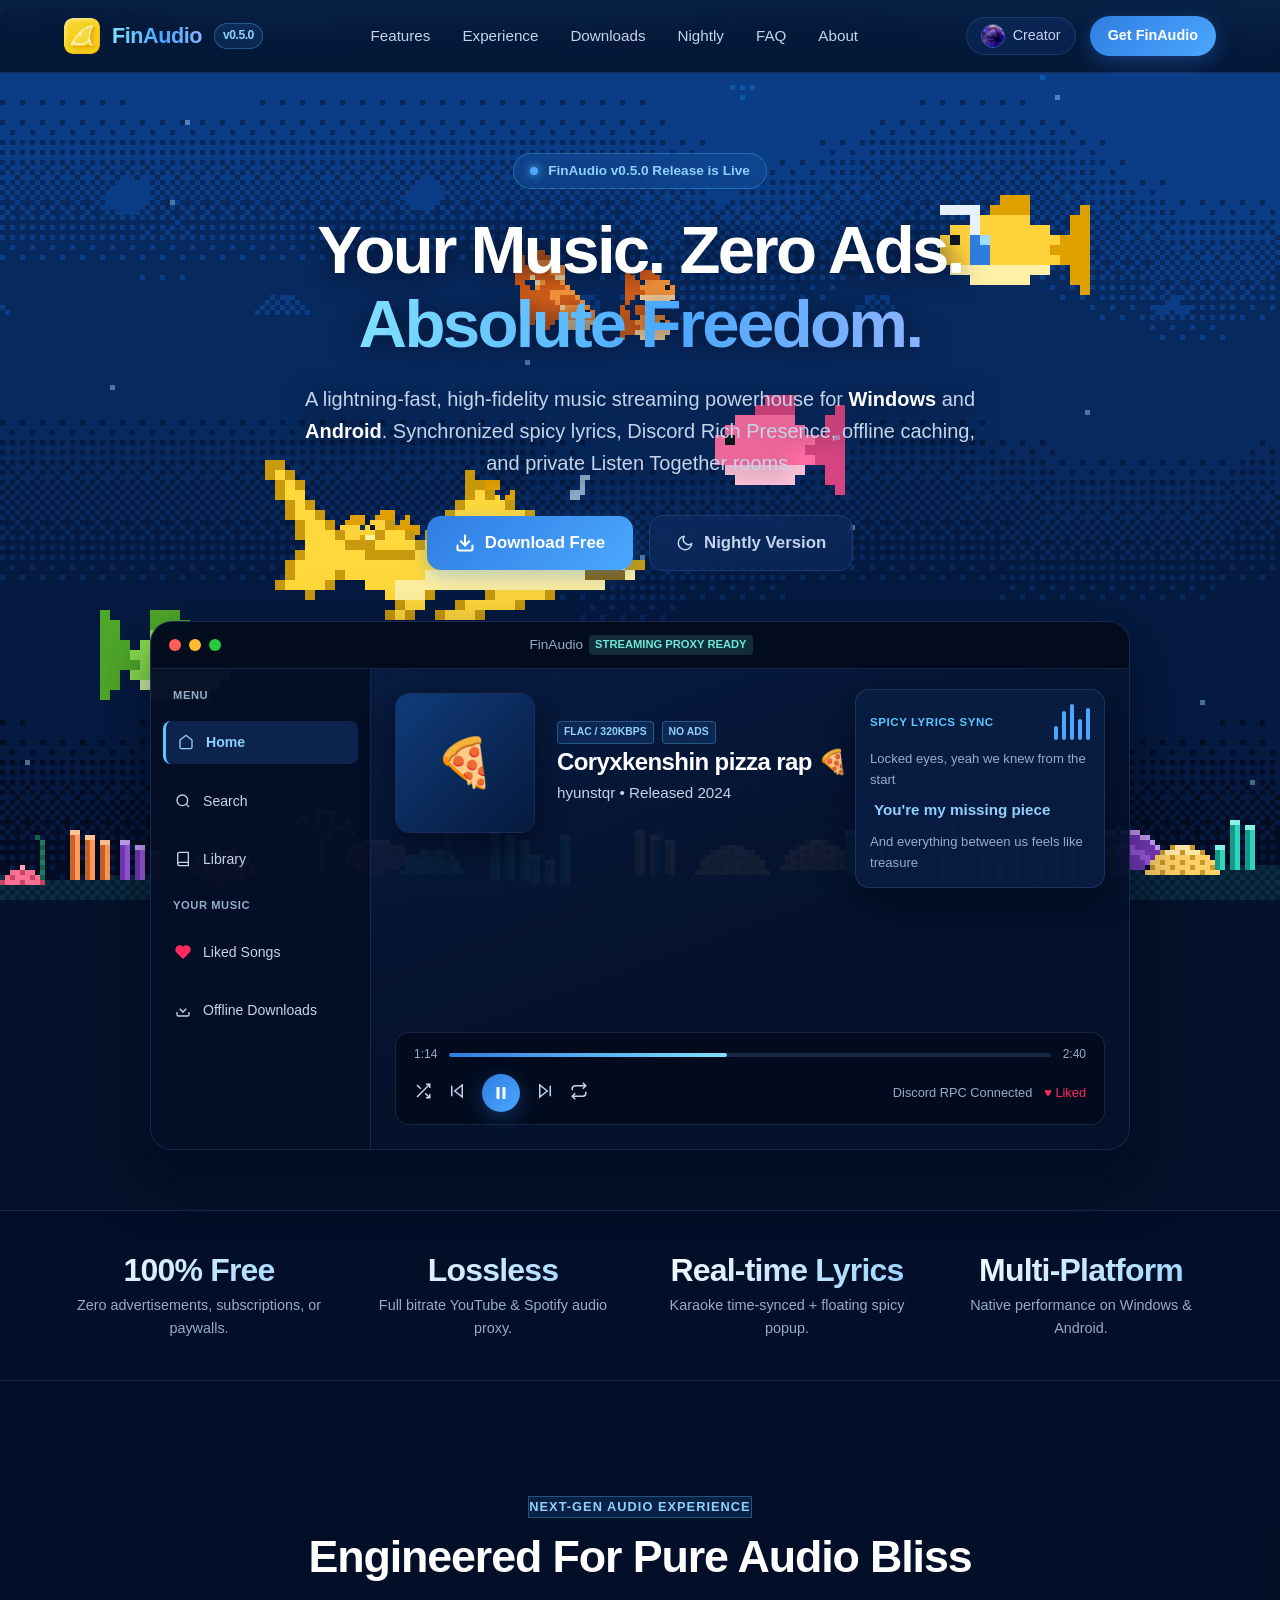
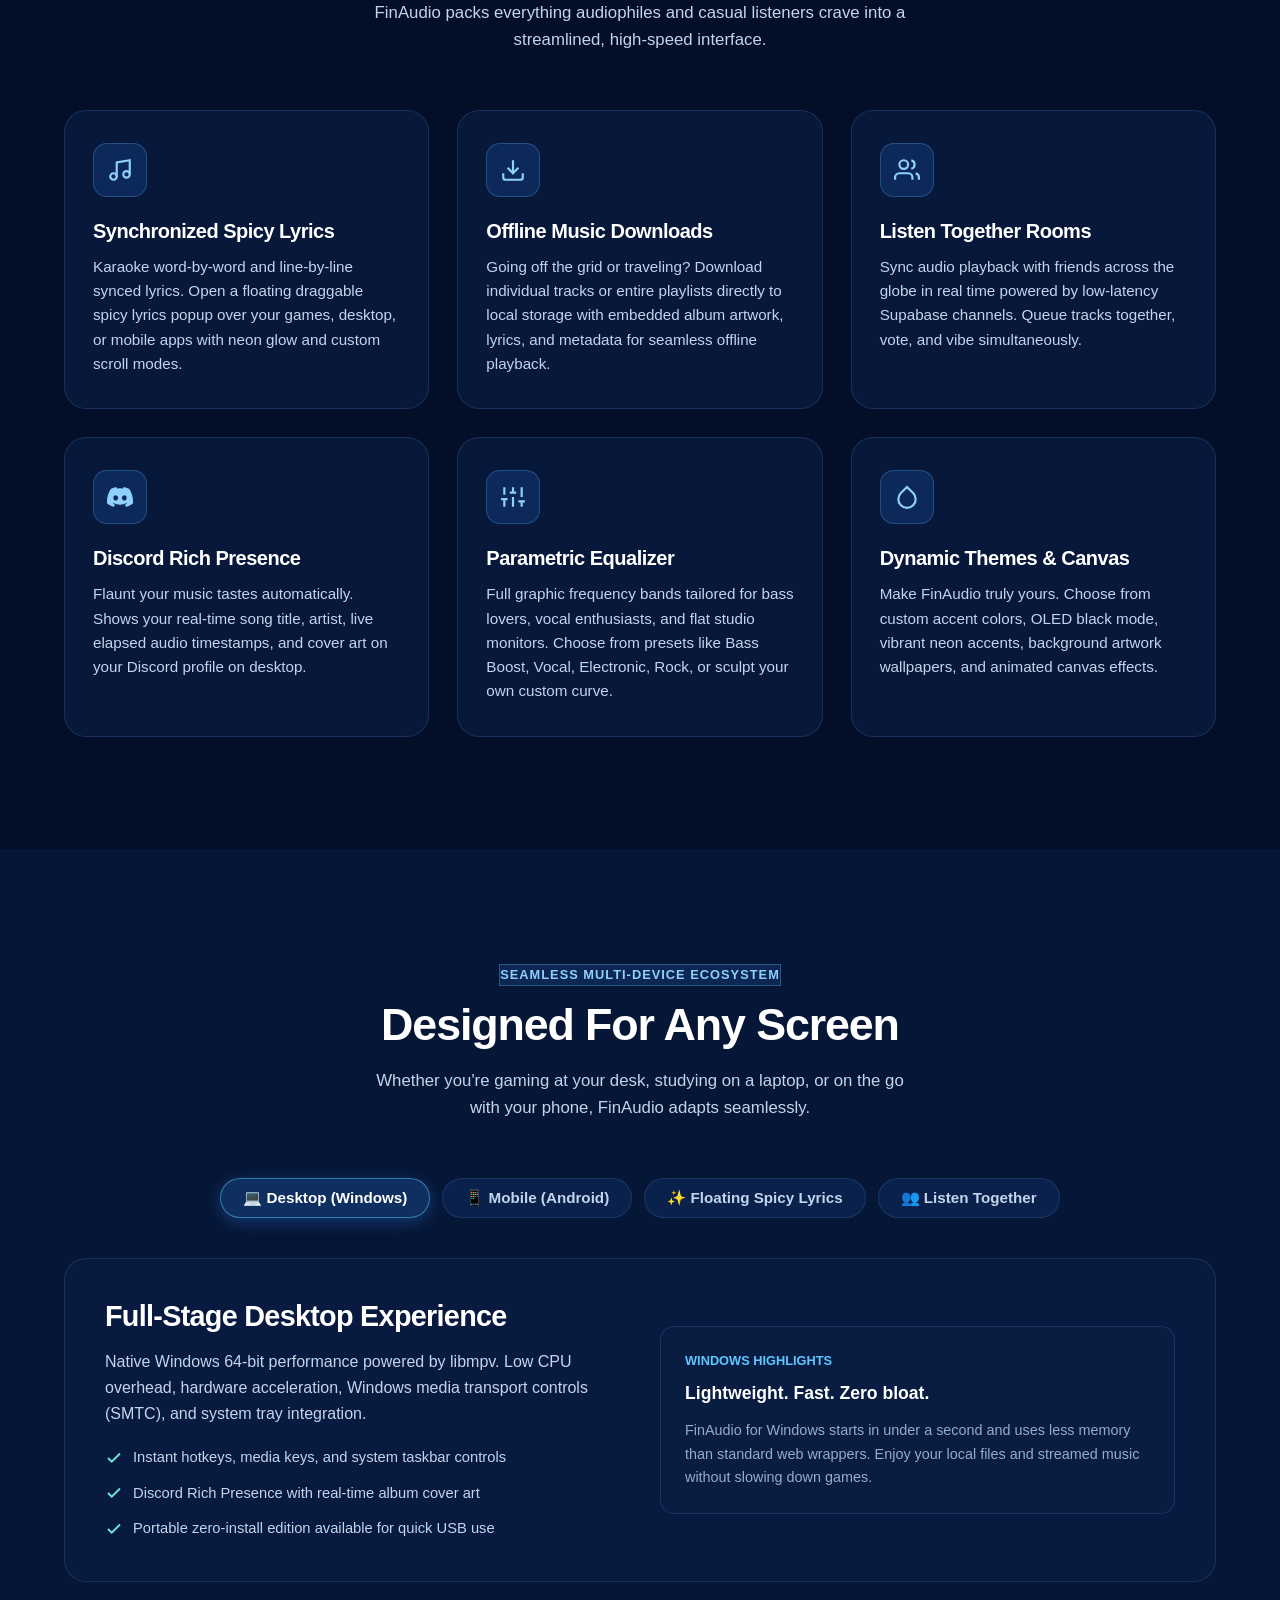
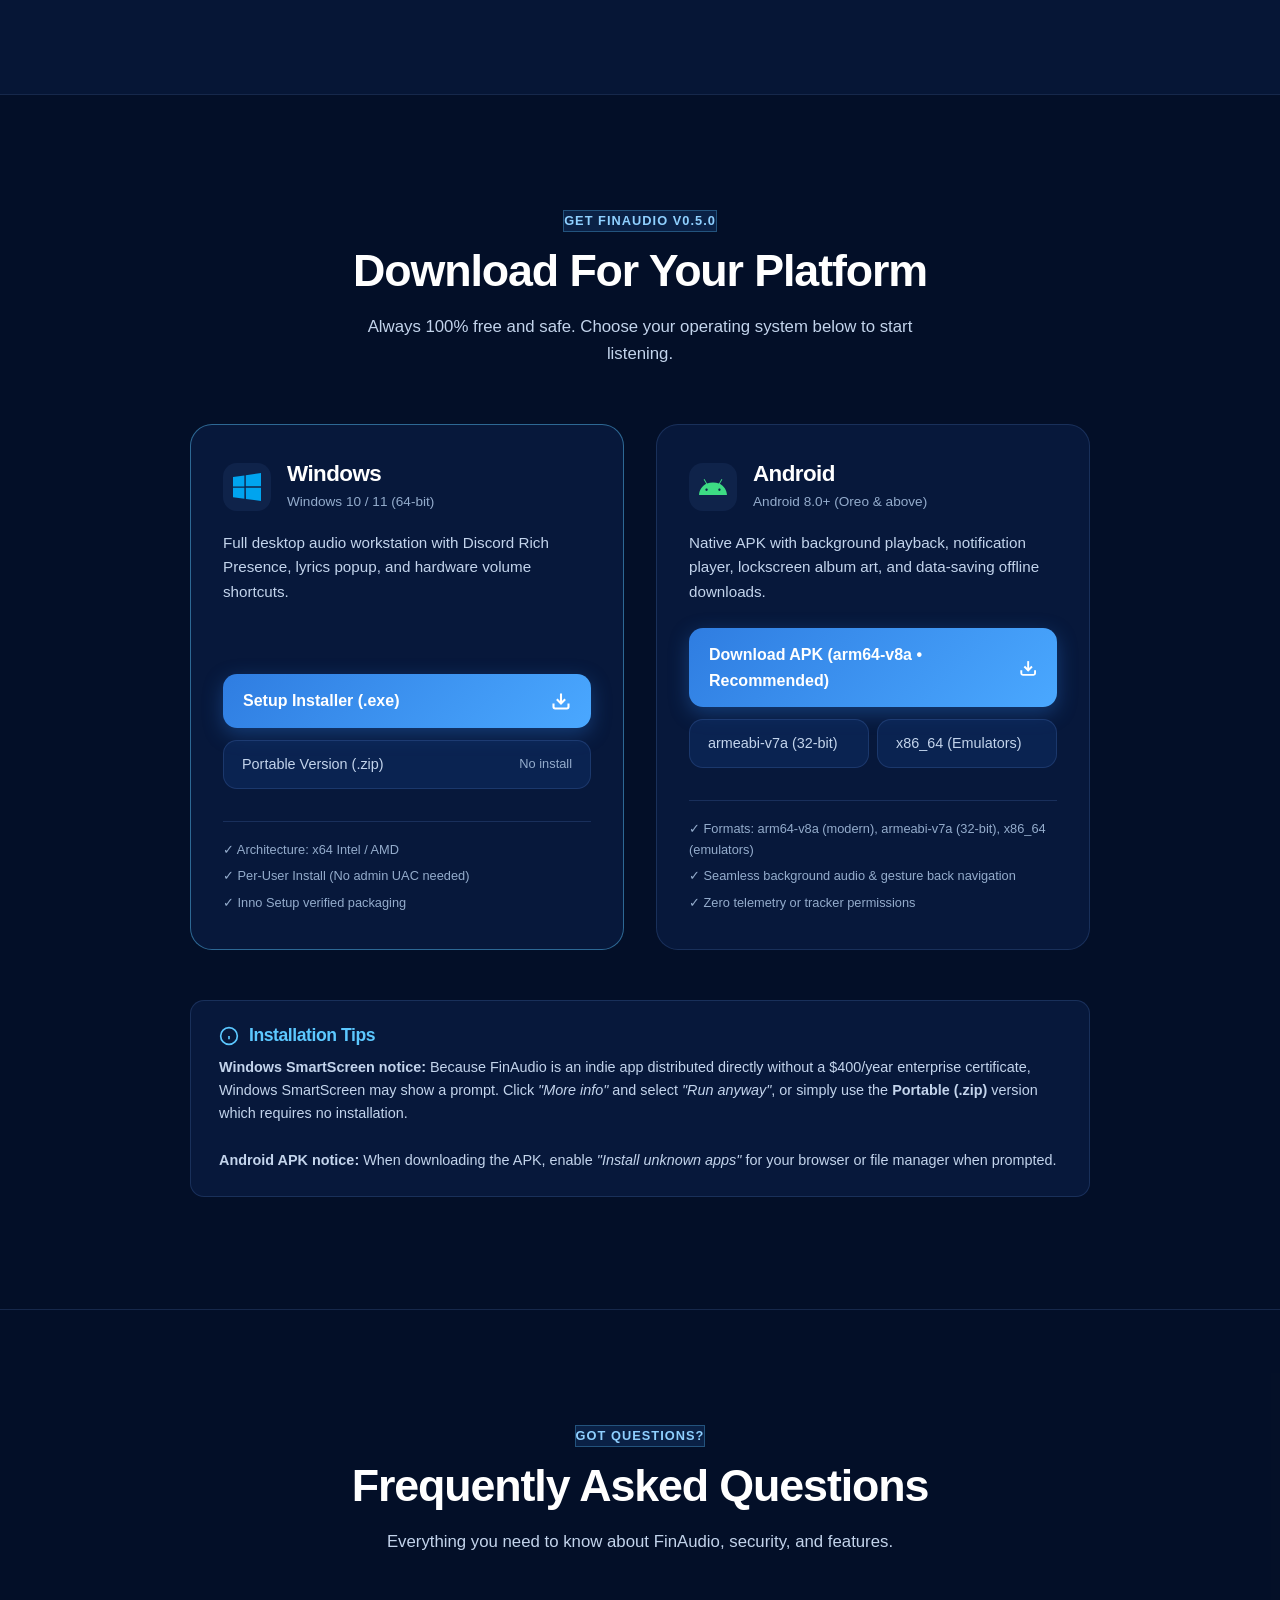
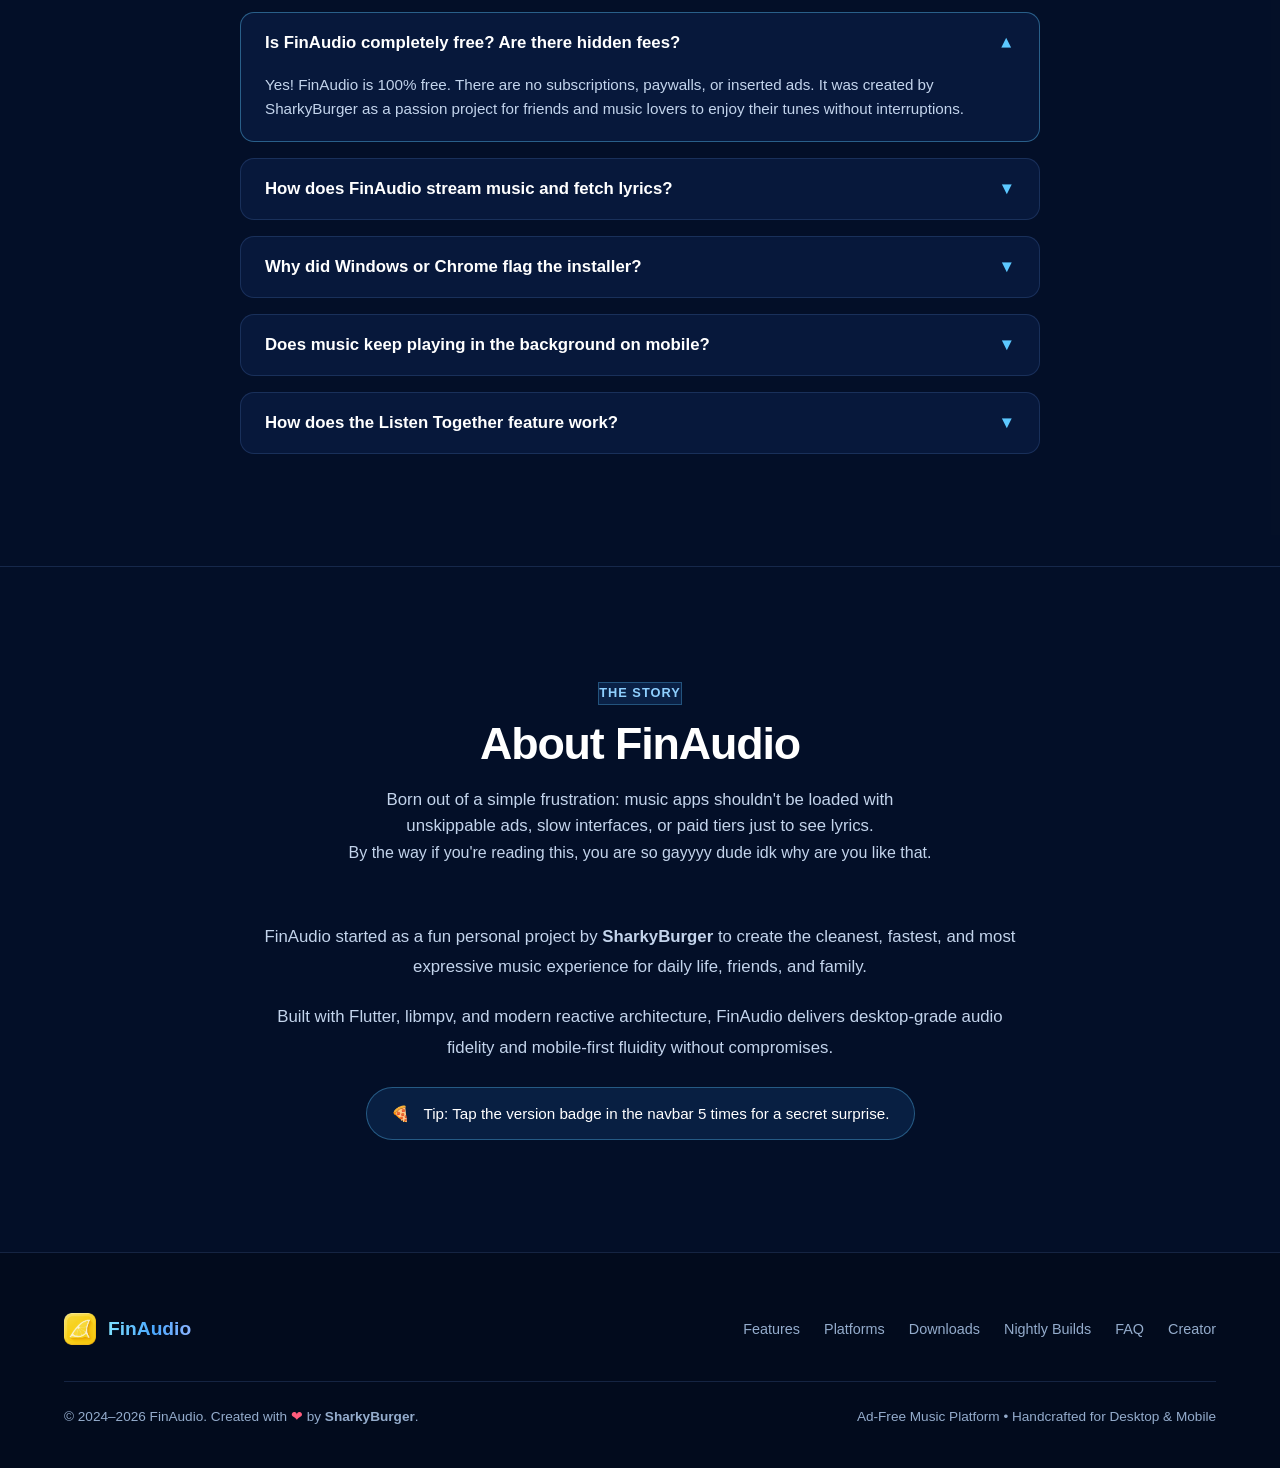
<file: index.html>
<!DOCTYPE html>
<html lang="en">
<head>
  <meta charset="UTF-8">
  <meta name="viewport" content="width=device-width, initial-scale=1.0">
  <title>FinAudio — Your Music. Zero Ads. Absolute Freedom.</title>
  <meta name="description" content="Stream and download high-fidelity ad-free music for Windows and Android. Featuring time-synced spicy lyrics, Discord Rich Presence, built-in equalizer, and real-time Listen Together rooms.">
  <meta name="keywords" content="FinAudio, ad free music player, free music streaming, synchronized lyrics, discord rpc music player, free audio player, windows music player, android music player">
  
  <!-- Open Graph / Meta -->
  <meta property="og:type" content="website">
  <meta property="og:title" content="FinAudio — Ad-Free Music Streaming & Synced Lyrics">
  <meta property="og:description" content="Stream and download high-fidelity ad-free music for Windows and Android with synchronized lyrics and Discord Rich Presence.">
  <meta property="og:url" content="https://finaudio.site/">
  <meta property="og:image" content="https://finaudio.site/assets/og-image.png">
  <meta property="og:image:secure_url" content="https://finaudio.site/assets/og-image.png">
  <meta property="og:image:type" content="image/png">
  <meta property="og:image:width" content="1200">
  <meta property="og:image:height" content="630">
  <meta property="og:image:alt" content="FinAudio pixel ocean with a lemon shark wearing headphones">
  <meta name="twitter:card" content="summary_large_image">
  <meta name="twitter:image" content="https://finaudio.site/assets/og-image.png">
  <meta name="theme-color" content="#2f7de1">
  <link rel="icon" type="image/png" href="assets/icon.png">

  <!-- Styles -->
  <link rel="stylesheet" href="styles.css">
  <link rel="stylesheet" href="theme-blue.css">
</head>
<body>
  <!-- Ambient Glow Effects -->
  <div class="ambient-glow">
    <div class="orb-1"></div>
    <div class="orb-2"></div>
    <div class="orb-3"></div>
  </div>

  <!-- Navbar -->
  <header class="navbar">
    <div class="container nav-container">
      <div class="nav-brand easter-trigger" title="FinAudio v0.5.0">
        <img src="assets/icon.png" alt="FinAudio Icon" class="brand-icon">
        <span class="brand-gradient">FinAudio</span>
        <span class="nav-tag">v0.5.0</span>
      </div>

      <nav>
        <ul class="nav-links">
          <li><a href="#features">Features</a></li>
          <li><a href="#experience">Experience</a></li>
          <li><a href="#downloads">Downloads</a></li>
          <li><a href="nightly.html">Nightly</a></li>
          <li><a href="#faq">FAQ</a></li>
          <li><a href="#about">About</a></li>
          <li class="mobile-only-action"><a href="#downloads" class="btn-nav-download" style="justify-content: center; width: 100%; margin-top: 6px;">Get FinAudio</a></li>
          <li class="mobile-only-action"><a href="https://github.com/SharkyBurger" target="_blank" rel="noopener noreferrer" style="justify-content: center; width: 100%; opacity: 0.85;">View Creator Profile ↗</a></li>
        </ul>
      </nav>

      <div class="nav-actions">
        <a href="https://github.com/SharkyBurger" target="_blank" rel="noopener noreferrer" class="btn-creator" title="SharkyBurger GitHub Profile">
          <img src="assets/creator.png" alt="SharkyBurger" class="creator-avatar" onerror="this.src='https://github.com/SharkyBurger.png'">
          <span>Creator</span>
        </a>
        <a href="#downloads" class="btn-nav-download">Get FinAudio</a>
        <button class="mobile-toggle" aria-label="Toggle navigation">☰</button>
      </div>
    </div>
  </header>

  <!-- Hero Section -->
  <section class="hero">
    <div class="container">
      <div class="hero-badge-wrap">
        <div class="hero-badge easter-trigger">
          <span class="pulse-dot"></span>
          <span>FinAudio v0.5.0 Release is Live</span>
        </div>
      </div>

      <h1 class="hero-title">
        Your Music. Zero Ads.<br>
        <span class="text-gradient">Absolute Freedom.</span>
      </h1>

      <p class="hero-subtitle">
        A lightning-fast, high-fidelity music streaming powerhouse for <strong>Windows</strong> and <strong>Android</strong>. 
        Synchronized spicy lyrics, Discord Rich Presence, offline caching, and private Listen Together rooms.
      </p>

      <div class="hero-cta">
        <a href="#downloads" class="btn-primary">
          <svg width="20" height="20" viewBox="0 0 24 24" fill="none" stroke="currentColor" stroke-width="2.5" stroke-linecap="round" stroke-linejoin="round">
            <path d="M21 15v4a2 2 0 0 1-2 2H5a2 2 0 0 1-2-2v-4"/>
            <polyline points="7 10 12 15 17 10"/>
            <line x1="12" y1="15" x2="12" y2="3"/>
          </svg>
          <span>Download Free</span>
        </a>
        <a href="nightly.html" class="btn-secondary">
          <svg width="18" height="18" viewBox="0 0 24 24" fill="none" stroke="currentColor" stroke-width="2" stroke-linecap="round" stroke-linejoin="round">
            <path d="M21 12.79A9 9 0 1 1 11.21 3 7 7 0 0 0 21 12.79z"></path>
          </svg>
          <span>Nightly Version</span>
        </a>
      </div>

      <!-- Hero App Frame Mockup -->
      <div class="hero-mockup-wrapper">
        <div class="mockup-glow"></div>
        <div class="app-window-frame">
          <div class="window-titlebar">
            <div class="traffic-lights">
              <span class="traffic-light close"></span>
              <span class="traffic-light min"></span>
              <span class="traffic-light max"></span>
            </div>
            <div class="window-title">
              <span>FinAudio</span>
              <span class="window-badge">STREAMING PROXY READY</span>
            </div>
            <div style="width: 50px;"></div>
          </div>

          <div class="app-window-body">
            <!-- Sidebar -->
            <div class="app-sidebar">
              <span class="sidebar-category">Menu</span>
              <div class="sidebar-item active">
                <svg width="16" height="16" viewBox="0 0 24 24" fill="none" stroke="currentColor" stroke-width="2"><path d="M3 9l9-7 9 7v11a2 2 0 0 1-2 2H5a2 2 0 0 1-2-2z"/></svg>
                <span>Home</span>
              </div>
              <div class="sidebar-item">
                <svg width="16" height="16" viewBox="0 0 24 24" fill="none" stroke="currentColor" stroke-width="2"><circle cx="11" cy="11" r="8"/><line x1="21" y1="21" x2="16.65" y2="16.65"/></svg>
                <span>Search</span>
              </div>
              <div class="sidebar-item">
                <svg width="16" height="16" viewBox="0 0 24 24" fill="none" stroke="currentColor" stroke-width="2"><path d="M4 19.5A2.5 2.5 0 0 1 6.5 17H20"/><path d="M6.5 2H20v20H6.5A2.5 2.5 0 0 1 4 19.5v-15A2.5 2.5 0 0 1 6.5 2z"/></svg>
                <span>Library</span>
              </div>
              <span class="sidebar-category">Your Music</span>
              <div class="sidebar-item">
                <svg width="16" height="16" viewBox="0 0 24 24" fill="#ff2a5f" stroke="#ff2a5f" stroke-width="2"><path d="M20.84 4.61a5.5 5.5 0 0 0-7.78 0L12 5.67l-1.06-1.06a5.5 5.5 0 0 0-7.78 7.78l1.06 1.06L12 21.23l7.78-7.78 1.06-1.06a5.5 5.5 0 0 0 0-7.78z"/></svg>
                <span>Liked Songs</span>
              </div>
              <div class="sidebar-item">
                <svg width="16" height="16" viewBox="0 0 24 24" fill="none" stroke="currentColor" stroke-width="2"><path d="M21 15v4a2 2 0 0 1-2 2H5a2 2 0 0 1-2-2v-4"/><polyline points="7 10 12 15 17 10"/></svg>
                <span>Offline Downloads</span>
              </div>
            </div>

            <!-- Main Stage -->
            <div class="app-main-stage">
              <div class="mockup-now-playing">
                <div class="album-art-wrap">
                  <div class="album-art-img">🍕</div>
                </div>
                <div class="track-info-header">
                  <div class="track-badge-row">
                    <span class="high-res-badge">FLAC / 320kbps</span>
                    <span class="source-badge">NO ADS</span>
                  </div>
                  <h2 class="track-title">Coryxkenshin pizza rap 🍕</h2>
                  <p class="track-artist">hyunstqr • Released 2024</p>
                </div>
              </div>

              <!-- Floating Lyrics Overlay inside preview -->
              <div class="floating-lyrics-card">
                <div class="lyrics-header">
                  <span>Spicy Lyrics Sync</span>
                  <div class="visualizer-bars">
                    <div class="viz-bar"></div>
                    <div class="viz-bar"></div>
                    <div class="viz-bar"></div>
                    <div class="viz-bar"></div>
                    <div class="viz-bar"></div>
                  </div>
                </div>
                <div class="lyrics-line" id="mockupNextLyric">Locked eyes, yeah we knew from the start</div>
                <div class="lyrics-line active" id="mockupActiveLyric">You're my missing piece</div>
                <div class="lyrics-line">And everything between us feels like treasure</div>
              </div>

              <!-- Mini-Player bar -->
              <div class="app-player-bar">
                <div class="scrubber-row">
                  <span id="scrubberCurrentTime">1:12</span>
                  <div class="scrubber-track">
                    <div class="scrubber-fill"></div>
                  </div>
                  <span>2:40</span>
                </div>
                <div class="player-controls-row">
                  <div class="playback-buttons">
                    <button class="btn-ctrl" title="Shuffle">
                      <svg width="18" height="18" viewBox="0 0 24 24" fill="none" stroke="currentColor" stroke-width="2"><polyline points="16 3 21 3 21 8"/><line x1="4" y1="20" x2="21" y2="3"/><polyline points="21 16 21 21 16 21"/><line x1="15" y1="15" x2="21" y2="21"/><line x1="4" y1="4" x2="9" y2="9"/></svg>
                    </button>
                    <button class="btn-ctrl" title="Previous">
                      <svg width="18" height="18" viewBox="0 0 24 24" fill="none" stroke="currentColor" stroke-width="2"><polygon points="19 20 9 12 19 4 19 20"/><line x1="5" y1="19" x2="5" y2="5"/></svg>
                    </button>
                    <button class="btn-play-circle" id="mockupPlayBtn" title="Play / Pause">
                      <svg width="18" height="18" viewBox="0 0 24 24" fill="currentColor">
                        <rect x="6" y="4" width="4" height="16" rx="1"/>
                        <rect x="14" y="4" width="4" height="16" rx="1"/>
                      </svg>
                    </button>
                    <button class="btn-ctrl" title="Next">
                      <svg width="18" height="18" viewBox="0 0 24 24" fill="none" stroke="currentColor" stroke-width="2"><polygon points="5 4 15 12 5 20 5 4"/><line x1="19" y1="5" x2="19" y2="19"/></svg>
                    </button>
                    <button class="btn-ctrl" title="Repeat">
                      <svg width="18" height="18" viewBox="0 0 24 24" fill="none" stroke="currentColor" stroke-width="2"><polyline points="17 1 21 5 17 9"/><path d="M3 11V9a4 4 0 0 1 4-4h14"/><polyline points="7 23 3 19 7 15"/><path d="M21 13v2a4 4 0 0 1-4 4H3"/></svg>
                    </button>
                  </div>
                  <div style="display: flex; align-items: center; gap: 12px; color: var(--text-muted); font-size: 0.8rem;">
                    <span>Discord RPC Connected</span>
                    <span style="color: #ff2a5f;">♥ Liked</span>
                  </div>
                </div>
              </div>
            </div>
          </div>
        </div>
      </div>
    </div>
  </section>

  <!-- Stats Ribbon -->
  <section class="stats-strip">
    <div class="container">
      <div class="stats-grid">
        <div class="stat-item">
          <h3>100% Free</h3>
          <p>Zero advertisements, subscriptions, or paywalls.</p>
        </div>
        <div class="stat-item">
          <h3>Lossless</h3>
          <p>Full bitrate YouTube & Spotify audio proxy.</p>
        </div>
        <div class="stat-item">
          <h3>Real-time Lyrics</h3>
          <p>Karaoke time-synced + floating spicy popup.</p>
        </div>
        <div class="stat-item">
          <h3>Multi-Platform</h3>
          <p>Native performance on Windows & Android.</p>
        </div>
      </div>
    </div>
  </section>

  <!-- Core Features Section -->
  <section class="section" id="features">
    <div class="container">
      <div class="section-header">
        <span class="section-tag">Next-Gen Audio Experience</span>
        <h2 class="section-title">Engineered For Pure Audio Bliss</h2>
        <p class="section-desc">
          FinAudio packs everything audiophiles and casual listeners crave into a streamlined, high-speed interface.
        </p>
      </div>

      <div class="features-grid">
        <!-- Feature 1 -->
        <div class="feature-card">
          <div>
            <div class="feature-icon-wrap">
              <svg width="26" height="26" viewBox="0 0 24 24" fill="none" stroke="currentColor" stroke-width="2">
                <path d="M9 18V5l12-2v13"/><circle cx="6" cy="18" r="3"/><circle cx="18" cy="16" r="3"/>
              </svg>
            </div>
            <h3 class="feature-title">Synchronized Spicy Lyrics</h3>
            <p class="feature-desc">
              Karaoke word-by-word and line-by-line synced lyrics. Open a floating draggable spicy lyrics popup over your games, desktop, or mobile apps with neon glow and custom scroll modes.
            </p>
          </div>
        </div>

        <!-- Feature 2 -->
        <div class="feature-card">
          <div>
            <div class="feature-icon-wrap cyan">
              <svg width="26" height="26" viewBox="0 0 24 24" fill="none" stroke="currentColor" stroke-width="2">
                <path d="M21 15v4a2 2 0 0 1-2 2H5a2 2 0 0 1-2-2v-4"/><polyline points="7 10 12 15 17 10"/><line x1="12" y1="15" x2="12" y2="3"/>
              </svg>
            </div>
            <h3 class="feature-title">Offline Music Downloads</h3>
            <p class="feature-desc">
              Going off the grid or traveling? Download individual tracks or entire playlists directly to local storage with embedded album artwork, lyrics, and metadata for seamless offline playback.
            </p>
          </div>
        </div>

        <!-- Feature 3 -->
        <div class="feature-card">
          <div>
            <div class="feature-icon-wrap purple">
              <svg width="26" height="26" viewBox="0 0 24 24" fill="none" stroke="currentColor" stroke-width="2">
                <path d="M17 21v-2a4 4 0 0 0-4-4H5a4 4 0 0 0-4 4v2"/><circle cx="9" cy="7" r="4"/><path d="M23 21v-2a4 4 0 0 0-3-3.87"/><path d="M16 3.13a4 4 0 0 1 0 7.75"/>
              </svg>
            </div>
            <h3 class="feature-title">Listen Together Rooms</h3>
            <p class="feature-desc">
              Sync audio playback with friends across the globe in real time powered by low-latency Supabase channels. Queue tracks together, vote, and vibe simultaneously.
            </p>
          </div>
        </div>

        <!-- Feature 4 -->
        <div class="feature-card">
          <div>
            <div class="feature-icon-wrap green">
              <svg width="26" height="26" viewBox="0 0 24 24" fill="currentColor">
                <path d="M20.317 4.37a19.791 19.791 0 0 0-4.885-1.515.074.074 0 0 0-.079.037c-.21.375-.444.864-.608 1.25a18.27 18.27 0 0 0-5.487 0 12.64 12.64 0 0 0-.617-1.25.077.077 0 0 0-.079-.037A19.736 19.736 0 0 0 3.677 4.37a.07.07 0 0 0-.032.027C.533 9.046-.32 13.58.099 18.057a.082.082 0 0 0 .031.057 19.9 19.9 0 0 0 5.993 3.03.078.078 0 0 0 .084-.028c.462-.63.874-1.295 1.226-1.994.021-.041.001-.09-.041-.106a13.107 13.107 0 0 1-1.872-.892.077.077 0 0 1-.008-.128 10.2 10.2 0 0 0 .372-.292.074.074 0 0 1 .077-.01c3.929 1.793 8.18 1.793 12.061 0a.074.074 0 0 1 .078.01c.12.098.246.198.373.292a.077.077 0 0 1-.006.127 12.299 12.299 0 0 1-1.873.894.077.077 0 0 0-.041.107c.36.698.772 1.362 1.225 1.993a.076.076 0 0 0 .084.028 19.839 19.839 0 0 0 6.002-3.03.077.077 0 0 0 .032-.054c.5-5.177-.838-9.674-3.549-13.66a.061.061 0 0 0-.031-.028zM8.02 15.33c-1.183 0-2.157-1.085-2.157-2.419 0-1.333.956-2.419 2.157-2.419 1.21 0 2.176 1.096 2.157 2.42 0 1.333-.956 2.418-2.157 2.418zm7.975 0c-1.183 0-2.157-1.085-2.157-2.419 0-1.333.955-2.419 2.157-2.419 1.21 0 2.176 1.096 2.157 2.42 0 1.333-.946 2.418-2.157 2.418z"/>
              </svg>
            </div>
            <h3 class="feature-title">Discord Rich Presence</h3>
            <p class="feature-desc">
              Flaunt your music tastes automatically. Shows your real-time song title, artist, live elapsed audio timestamps, and cover art on your Discord profile on desktop.
            </p>
          </div>
        </div>

        <!-- Feature 5 -->
        <div class="feature-card">
          <div>
            <div class="feature-icon-wrap">
              <svg width="26" height="26" viewBox="0 0 24 24" fill="none" stroke="currentColor" stroke-width="2">
                <line x1="4" y1="21" x2="4" y2="14"/><line x1="4" y1="10" x2="4" y2="3"/><line x1="12" y1="21" x2="12" y2="12"/><line x1="12" y1="8" x2="12" y2="3"/><line x1="20" y1="21" x2="20" y2="16"/><line x1="20" y1="12" x2="20" y2="3"/><line x1="1" y1="14" x2="7" y2="14"/><line x1="9" y1="8" x2="15" y2="8"/><line x1="17" y1="16" x2="23" y2="16"/>
              </svg>
            </div>
            <h3 class="feature-title">Parametric Equalizer</h3>
            <p class="feature-desc">
              Full graphic frequency bands tailored for bass lovers, vocal enthusiasts, and flat studio monitors. Choose from presets like Bass Boost, Vocal, Electronic, Rock, or sculpt your own custom curve.
            </p>
          </div>
        </div>

        <!-- Feature 6 -->
        <div class="feature-card">
          <div>
            <div class="feature-icon-wrap cyan">
              <svg width="26" height="26" viewBox="0 0 24 24" fill="none" stroke="currentColor" stroke-width="2">
                <path d="M12 2.69l5.66 5.66a8 8 0 1 1-11.31 0z"/>
              </svg>
            </div>
            <h3 class="feature-title">Dynamic Themes & Canvas</h3>
            <p class="feature-desc">
              Make FinAudio truly yours. Choose from custom accent colors, OLED black mode, vibrant neon accents, background artwork wallpapers, and animated canvas effects.
            </p>
          </div>
        </div>
      </div>
    </div>
  </section>

  <!-- Interactive Experience Showcase -->
  <section class="section" id="experience" style="background: rgba(14, 16, 22, 0.4);">
    <div class="container">
      <div class="section-header">
        <span class="section-tag">Seamless Multi-Device Ecosystem</span>
        <h2 class="section-title">Designed For Any Screen</h2>
        <p class="section-desc">
          Whether you're gaming at your desk, studying on a laptop, or on the go with your phone, FinAudio adapts seamlessly.
        </p>
      </div>

      <div class="experience-tabs-header">
        <button class="exp-tab-btn active" data-target="exp-desktop">💻 Desktop (Windows)</button>
        <button class="exp-tab-btn" data-target="exp-mobile">📱 Mobile (Android)</button>
        <button class="exp-tab-btn" data-target="exp-lyrics">✨ Floating Spicy Lyrics</button>
        <button class="exp-tab-btn" data-target="exp-sync">👥 Listen Together</button>
      </div>

      <!-- Tab Content: Desktop -->
      <div class="exp-tab-content active" id="exp-desktop">
        <div class="exp-text">
          <h3>Full-Stage Desktop Experience</h3>
          <p>
            Native Windows 64-bit performance powered by libmpv. Low CPU overhead, hardware acceleration, Windows media transport controls (SMTC), and system tray integration.
          </p>
          <ul class="exp-feature-list">
            <li>
              <svg width="18" height="18" viewBox="0 0 24 24" fill="none" stroke="currentColor" stroke-width="2.5"><polyline points="20 6 9 17 4 12"/></svg>
              <span>Instant hotkeys, media keys, and system taskbar controls</span>
            </li>
            <li>
              <svg width="18" height="18" viewBox="0 0 24 24" fill="none" stroke="currentColor" stroke-width="2.5"><polyline points="20 6 9 17 4 12"/></svg>
              <span>Discord Rich Presence with real-time album cover art</span>
            </li>
            <li>
              <svg width="18" height="18" viewBox="0 0 24 24" fill="none" stroke="currentColor" stroke-width="2.5"><polyline points="20 6 9 17 4 12"/></svg>
              <span>Portable zero-install edition available for quick USB use</span>
            </li>
          </ul>
        </div>
        <div class="exp-visual-card">
          <div style="font-size: 0.8rem; color: var(--accent-rose); font-weight: 700; margin-bottom: 8px;">WINDOWS HIGHLIGHTS</div>
          <div style="font-size: 1.1rem; font-weight: 700; margin-bottom: 12px;">Lightweight. Fast. Zero bloat.</div>
          <p style="font-size: 0.9rem; color: var(--text-muted); line-height: 1.6;">
            FinAudio for Windows starts in under a second and uses less memory than standard web wrappers. Enjoy your local files and streamed music without slowing down games.
          </p>
        </div>
      </div>

      <!-- Tab Content: Mobile -->
      <div class="exp-tab-content" id="exp-mobile">
        <div class="exp-text">
          <h3>Android Mobile Powerhouse</h3>
          <p>
            Smooth gesture-friendly navigation with full background audio playback. Music keeps streaming seamlessly even when your phone is locked or you're multitasking.
          </p>
          <ul class="exp-feature-list">
            <li>
              <svg width="18" height="18" viewBox="0 0 24 24" fill="none" stroke="currentColor" stroke-width="2.5"><polyline points="20 6 9 17 4 12"/></svg>
              <span>Android notification shade & lockscreen playback controls</span>
            </li>
            <li>
              <svg width="18" height="18" viewBox="0 0 24 24" fill="none" stroke="currentColor" stroke-width="2.5"><polyline points="20 6 9 17 4 12"/></svg>
              <span>Intelligent back button navigation stack with anti-accidental exit</span>
            </li>
            <li>
              <svg width="18" height="18" viewBox="0 0 24 24" fill="none" stroke="currentColor" stroke-width="2.5"><polyline points="20 6 9 17 4 12"/></svg>
              <span>Offline download manager for data-free listening on transit</span>
            </li>
          </ul>
        </div>
        <div class="exp-visual-card">
          <div style="font-size: 0.8rem; color: var(--accent-cyan); font-weight: 700; margin-bottom: 8px;">MOBILE OPTIMIZED</div>
          <div style="font-size: 1.1rem; font-weight: 700; margin-bottom: 12px;">Built for Battery & Flow</div>
          <p style="font-size: 0.9rem; color: var(--text-muted); line-height: 1.6;">
            Optimized stream buffering consumes minimal battery life and background data while providing instantaneous track transitions.
          </p>
        </div>
      </div>

      <!-- Tab Content: Spicy Lyrics -->
      <div class="exp-tab-content" id="exp-lyrics">
        <div class="exp-text">
          <h3>Floating Spicy Lyrics Popup</h3>
          <p>
            Never lose your place during karaoke sessions. Pin a floating, draggable, resizable lyrics popup on top of all windows with neon glowing highlights and independent scrolling.
          </p>
          <ul class="exp-feature-list">
            <li>
              <svg width="18" height="18" viewBox="0 0 24 24" fill="none" stroke="currentColor" stroke-width="2.5"><polyline points="20 6 9 17 4 12"/></svg>
              <span>Real-time LRC syllable and line synchronization</span>
            </li>
            <li>
              <svg width="18" height="18" viewBox="0 0 24 24" fill="none" stroke="currentColor" stroke-width="2.5"><polyline points="20 6 9 17 4 12"/></svg>
              <span>Custom neon glow, font size, and transparency controls</span>
            </li>
            <li>
              <svg width="18" height="18" viewBox="0 0 24 24" fill="none" stroke="currentColor" stroke-width="2.5"><polyline points="20 6 9 17 4 12"/></svg>
              <span>Manual browse mode with one-click "Sync to audio" button</span>
            </li>
          </ul>
        </div>
        <div class="exp-visual-card">
          <div style="font-size: 0.8rem; color: var(--accent-rose); font-weight: 700; margin-bottom: 8px;">KARAOKE REVOLUTION</div>
          <div style="font-size: 1.1rem; font-weight: 700; margin-bottom: 12px;">Sing Along Anywhere</div>
          <p style="font-size: 0.9rem; color: var(--text-muted); line-height: 1.6;">
            Sing your favorite tracks while browsing Discord or gaming. The spicy lyrics popup stays right where you place it without getting in your way.
          </p>
        </div>
      </div>

      <!-- Tab Content: Listen Together -->
      <div class="exp-tab-content" id="exp-sync">
        <div class="exp-text">
          <h3>Synchronized Listening Rooms</h3>
          <p>
            Share an audio vibe session with friends no matter where they are. Join or host private rooms with synchronized play, pause, and seek commands in milliseconds.
          </p>
          <ul class="exp-feature-list">
            <li>
              <svg width="18" height="18" viewBox="0 0 24 24" fill="none" stroke="currentColor" stroke-width="2.5"><polyline points="20 6 9 17 4 12"/></svg>
              <span>Realtime low-latency room connection via Supabase</span>
            </li>
            <li>
              <svg width="18" height="18" viewBox="0 0 24 24" fill="none" stroke="currentColor" stroke-width="2.5"><polyline points="20 6 9 17 4 12"/></svg>
              <span>Shared playlist queues and automatic participant sync</span>
            </li>
            <li>
              <svg width="18" height="18" viewBox="0 0 24 24" fill="none" stroke="currentColor" stroke-width="2.5"><polyline points="20 6 9 17 4 12"/></svg>
              <span>Cross-platform: Windows users can sync with Android users</span>
            </li>
          </ul>
        </div>
        <div class="exp-visual-card">
          <div style="font-size: 0.8rem; color: var(--accent-purple); font-weight: 700; margin-bottom: 8px;">SOCIAL AUDIO</div>
          <div style="font-size: 1.1rem; font-weight: 700; margin-bottom: 12px;">Stream As A Squad</div>
          <p style="font-size: 0.9rem; color: var(--text-muted); line-height: 1.6;">
            Tired of sharing music over choppy voice calls? Listen Together streams lossless audio directly to everyone's device simultaneously.
          </p>
        </div>
      </div>
    </div>
  </section>

  <!-- Downloads Section -->
  <section class="section download-section" id="downloads">
    <div class="container">
      <div class="section-header">
        <span class="section-tag">Get FinAudio v0.5.0</span>
        <h2 class="section-title">Download For Your Platform</h2>
        <p class="section-desc">
          Always 100% free and safe. Choose your operating system below to start listening.
        </p>
      </div>

      <div class="download-cards-grid">
        <!-- Windows Card -->
        <div class="download-card highlight" id="download-windows">
          <div>
            <div class="card-platform-header">
              <div class="platform-icon" style="color: #00a4ef;">
                <svg width="28" height="28" viewBox="0 0 24 24" fill="currentColor">
                  <path d="M0 3.449L9.75 2.1v9.451H0m10.949-9.602L24 0v11.4H10.949M0 12.6h9.75v9.451L0 20.699M10.949 12.6H24V24l-12.9-1.801"/>
                </svg>
              </div>
              <div class="platform-info">
                <h3>Windows</h3>
                <span>Windows 10 / 11 (64-bit)</span>
              </div>
            </div>
            <p class="download-card-desc">
              Full desktop audio workstation with Discord Rich Presence, lyrics popup, and hardware volume shortcuts.
            </p>
          </div>

          <div class="download-actions-wrap">
            <a href="downloads/FinAudio-Setup-v0.5.0.exe" download="FinAudio-Setup-v0.5.0.exe" class="btn-download-primary">
              <span>Setup Installer (.exe)</span>
              <svg width="20" height="20" viewBox="0 0 24 24" fill="none" stroke="currentColor" stroke-width="2.5"><path d="M21 15v4a2 2 0 0 1-2 2H5a2 2 0 0 1-2-2v-4"/><polyline points="7 10 12 15 17 10"/><line x1="12" y1="15" x2="12" y2="3"/></svg>
            </a>
            <a href="downloads/FinAudio-v0.5.0-Windows-Portable.zip" download="FinAudio-v0.5.0-Windows-Portable.zip" class="btn-download-sub">
              <span>Portable Version (.zip)</span>
              <span style="font-size: 0.8rem; color: var(--text-muted);">No install</span>
            </a>
            <div class="specs-list">
              <span>✓ Architecture: x64 Intel / AMD</span>
              <span>✓ Per-User Install (No admin UAC needed)</span>
              <span>✓ Inno Setup verified packaging</span>
            </div>
          </div>
        </div>

        <!-- Android Card -->
        <div class="download-card" id="download-android">
          <div>
            <div class="card-platform-header">
              <div class="platform-icon" style="color: #3ddc84;">
                <svg width="28" height="28" viewBox="0 0 24 24" fill="currentColor">
                  <path d="M17.523 15.3414c-.5511 0-.9993-.4486-.9993-.9997s.4482-.9993.9993-.9993c.551 0 .9993.4482.9993.9993.0001.5511-.4482.9997-.9993.9997m-11.046 0c-.5511 0-.9993-.4486-.9993-.9997s.4482-.9993.9993-.9993c.5511 0 .9993.4482.9993.9993 0 .5511-.4482.9997-.9993.9997m11.4045-6.02l1.9973-3.4592a.416.416 0 00-.1521-.5676.416.416 0 00-.5676.1521l-2.0223 3.503C15.5902 8.4116 13.8533 8.125 12 8.125c-1.8533 0-3.5902.2866-5.1368.8247L4.8409 5.4467a.4161.4161 0 00-.5677-.1521.4157.4157 0 00-.1521.5676l1.9973 3.4592C2.6889 11.1867.3432 14.6589 0 18.761h24c-.3432-4.1021-2.6889-7.5743-6.1185-9.4396"/>
                </svg>
              </div>
              <div class="platform-info">
                <h3>Android</h3>
                <span>Android 8.0+ (Oreo & above)</span>
              </div>
            </div>
            <p class="download-card-desc">
              Native APK with background playback, notification player, lockscreen album art, and data-saving offline downloads.
            </p>
          </div>

          <div class="download-actions-wrap">
            <a href="downloads/FinAudio-v0.5.0-arm64-v8a.apk" download="FinAudio-v0.5.0-arm64-v8a.apk" class="btn-download-primary">
              <span>Download APK (arm64-v8a • Recommended)</span>
              <svg width="20" height="20" viewBox="0 0 24 24" fill="none" stroke="currentColor" stroke-width="2.5"><path d="M21 15v4a2 2 0 0 1-2 2H5a2 2 0 0 1-2-2v-4"/><polyline points="7 10 12 15 17 10"/><line x1="12" y1="15" x2="12" y2="3"/></svg>
            </a>
            <div class="download-sub-row">
              <a href="downloads/FinAudio-v0.5.0-armeabi-v7a.apk" download="FinAudio-v0.5.0-armeabi-v7a.apk" class="btn-download-sub" title="For older 32-bit Android phones">
                <span>armeabi-v7a (32-bit)</span>
              </a>
              <a href="downloads/FinAudio-v0.5.0-x86_64.apk" download="FinAudio-v0.5.0-x86_64.apk" class="btn-download-sub" title="For PC Emulators & ChromeOS">
                <span>x86_64 (Emulators)</span>
              </a>
            </div>
            <div class="specs-list">
              <span>✓ Formats: arm64-v8a (modern), armeabi-v7a (32-bit), x86_64 (emulators)</span>
              <span>✓ Seamless background audio & gesture back navigation</span>
              <span>✓ Zero telemetry or tracker permissions</span>
            </div>
          </div>
        </div>
      </div>

      <!-- Quick Installation Guide Box -->
      <div class="install-guide-box">
        <h4>
          <svg width="20" height="20" viewBox="0 0 24 24" fill="none" stroke="currentColor" stroke-width="2"><circle cx="12" cy="12" r="10"/><line x1="12" y1="16" x2="12" y2="12"/><line x1="12" y1="8" x2="12.01" y2="8"/></svg>
          Installation Tips
        </h4>
        <p>
          <strong>Windows SmartScreen notice:</strong> Because FinAudio is an indie app distributed directly without a $400/year enterprise certificate, Windows SmartScreen may show a prompt. Click <em>"More info"</em> and select <em>"Run anyway"</em>, or simply use the <strong>Portable (.zip)</strong> version which requires no installation.
          <br><br>
          <strong>Android APK notice:</strong> When downloading the APK, enable <em>"Install unknown apps"</em> for your browser or file manager when prompted.
        </p>
      </div>
    </div>
  </section>

  <!-- FAQ Section -->
  <section class="section" id="faq">
    <div class="container">
      <div class="section-header">
        <span class="section-tag">Got Questions?</span>
        <h2 class="section-title">Frequently Asked Questions</h2>
        <p class="section-desc">Everything you need to know about FinAudio, security, and features.</p>
      </div>

      <div class="faq-wrap">
        <div class="faq-item open">
          <button class="faq-question">
            <span>Is FinAudio completely free? Are there hidden fees?</span>
            <span class="faq-icon">▼</span>
          </button>
          <div class="faq-answer">
            <p>
              Yes! FinAudio is 100% free. There are no subscriptions, paywalls, or inserted ads. It was created by SharkyBurger as a passion project for friends and music lovers to enjoy their tunes without interruptions.
            </p>
          </div>
        </div>

        <div class="faq-item">
          <button class="faq-question">
            <span>How does FinAudio stream music and fetch lyrics?</span>
            <span class="faq-icon">▼</span>
          </button>
          <div class="faq-answer">
            <p>
              FinAudio connects to YouTube Music and Spotify metadata to deliver full album art, artist information, and high-bitrate audio streams. Real-time lyrics are automatically fetched and synced via comprehensive LRC databases.
            </p>
          </div>
        </div>

        <div class="faq-item">
          <button class="faq-question">
            <span>Why did Windows or Chrome flag the installer?</span>
            <span class="faq-icon">▼</span>
          </button>
          <div class="faq-answer">
            <p>
              Major antivirus systems and Windows SmartScreen use automated heuristic scanners that flag newly compiled, unsigned executable installers. FinAudio is completely safe and maintained by a student who is still learing how to program flutter. To bypass installer alerts entirely, you can download the <strong>Portable (.zip)</strong> edition, which does not require running a setup installer.
            </p>
          </div>
        </div>

        <div class="faq-item">
          <button class="faq-question">
            <span>Does music keep playing in the background on mobile?</span>
            <span class="faq-icon">▼</span>
          </button>
          <div class="faq-answer">
            <p>
              Absolutely. FinAudio for Android integrates directly with the Android MediaSession service. Your music will continue playing with your screen turned off, while using other apps, or when minimized.
            </p>
          </div>
        </div>

        <div class="faq-item">
          <button class="faq-question">
            <span>How does the Listen Together feature work?</span>
            <span class="faq-icon">▼</span>
          </button>
          <div class="faq-answer">
            <p>
              Listen Together allows you to create or join a room with a unique room code. When you press play, pause, or seek, the command synchronizes to everyone in the room in real time using Supabase Realtime WebSocket channels.
            </p>
          </div>
        </div>
      </div>
    </div>
  </section>

  <!-- About Section -->
  <section class="section" id="about" style="border-top: 1px solid var(--border-subtle);">
    <div class="container">
      <div class="section-header">
        <span class="section-tag">The Story</span>
        <h2 class="section-title">About FinAudio</h2>
        <p class="section-desc">
          Born out of a simple frustration: music apps shouldn't be loaded with unskippable ads, slow interfaces, or paid tiers just to see lyrics.
        </p>
        <p>By the way if you're reading this, you are so gayyyy dude idk why are you like that.</p>
      </div>

      <div style="max-width: 760px; margin: 0 auto; text-align: center; color: var(--text-secondary); font-size: 1.05rem; line-height: 1.8;">
        <p style="margin-bottom: 20px;">
          FinAudio started as a fun personal project by <strong>SharkyBurger</strong> to create the cleanest, fastest, and most expressive music experience for daily life, friends, and family.
        </p>
        <p style="margin-bottom: 24px;">
          Built with Flutter, libmpv, and modern reactive architecture, FinAudio delivers desktop-grade audio fidelity and mobile-first fluidity without compromises.
        </p>
        <div class="about-tip-pill">
          <span>🍕</span>
          <span>Tip: Tap the version badge in the navbar 5 times for a secret surprise.</span>
        </div>
      </div>
    </div>
  </section>

  <!-- Footer -->
  <footer class="footer">
    <div class="container">
      <div class="footer-top">
        <div class="footer-brand easter-trigger">
          <img src="assets/icon.png" alt="FinAudio" style="width: 32px; height: 32px; border-radius: 6px;">
          <span class="brand-gradient">FinAudio</span>
        </div>

        <ul class="footer-nav">
          <li><a href="#features">Features</a></li>
          <li><a href="#experience">Platforms</a></li>
          <li><a href="#downloads">Downloads</a></li>
          <li><a href="nightly.html">Nightly Builds</a></li>
          <li><a href="#faq">FAQ</a></li>
          <li><a href="https://github.com/SharkyBurger" target="_blank" rel="noopener noreferrer">Creator</a></li>
        </ul>
      </div>

      <div class="footer-bottom">
        <div>
          © 2024–2026 FinAudio. Created with <span class="heart">❤</span> by <strong>SharkyBurger</strong>.
        </div>
        <div>
          Ad-Free Music Platform • Handcrafted for Desktop & Mobile
        </div>
      </div>
    </div>
  </footer>

  <!-- Scripts -->
  <script src="script.js"></script>
  <script src="ocean.js"></script>
</body>
</html>
</file>
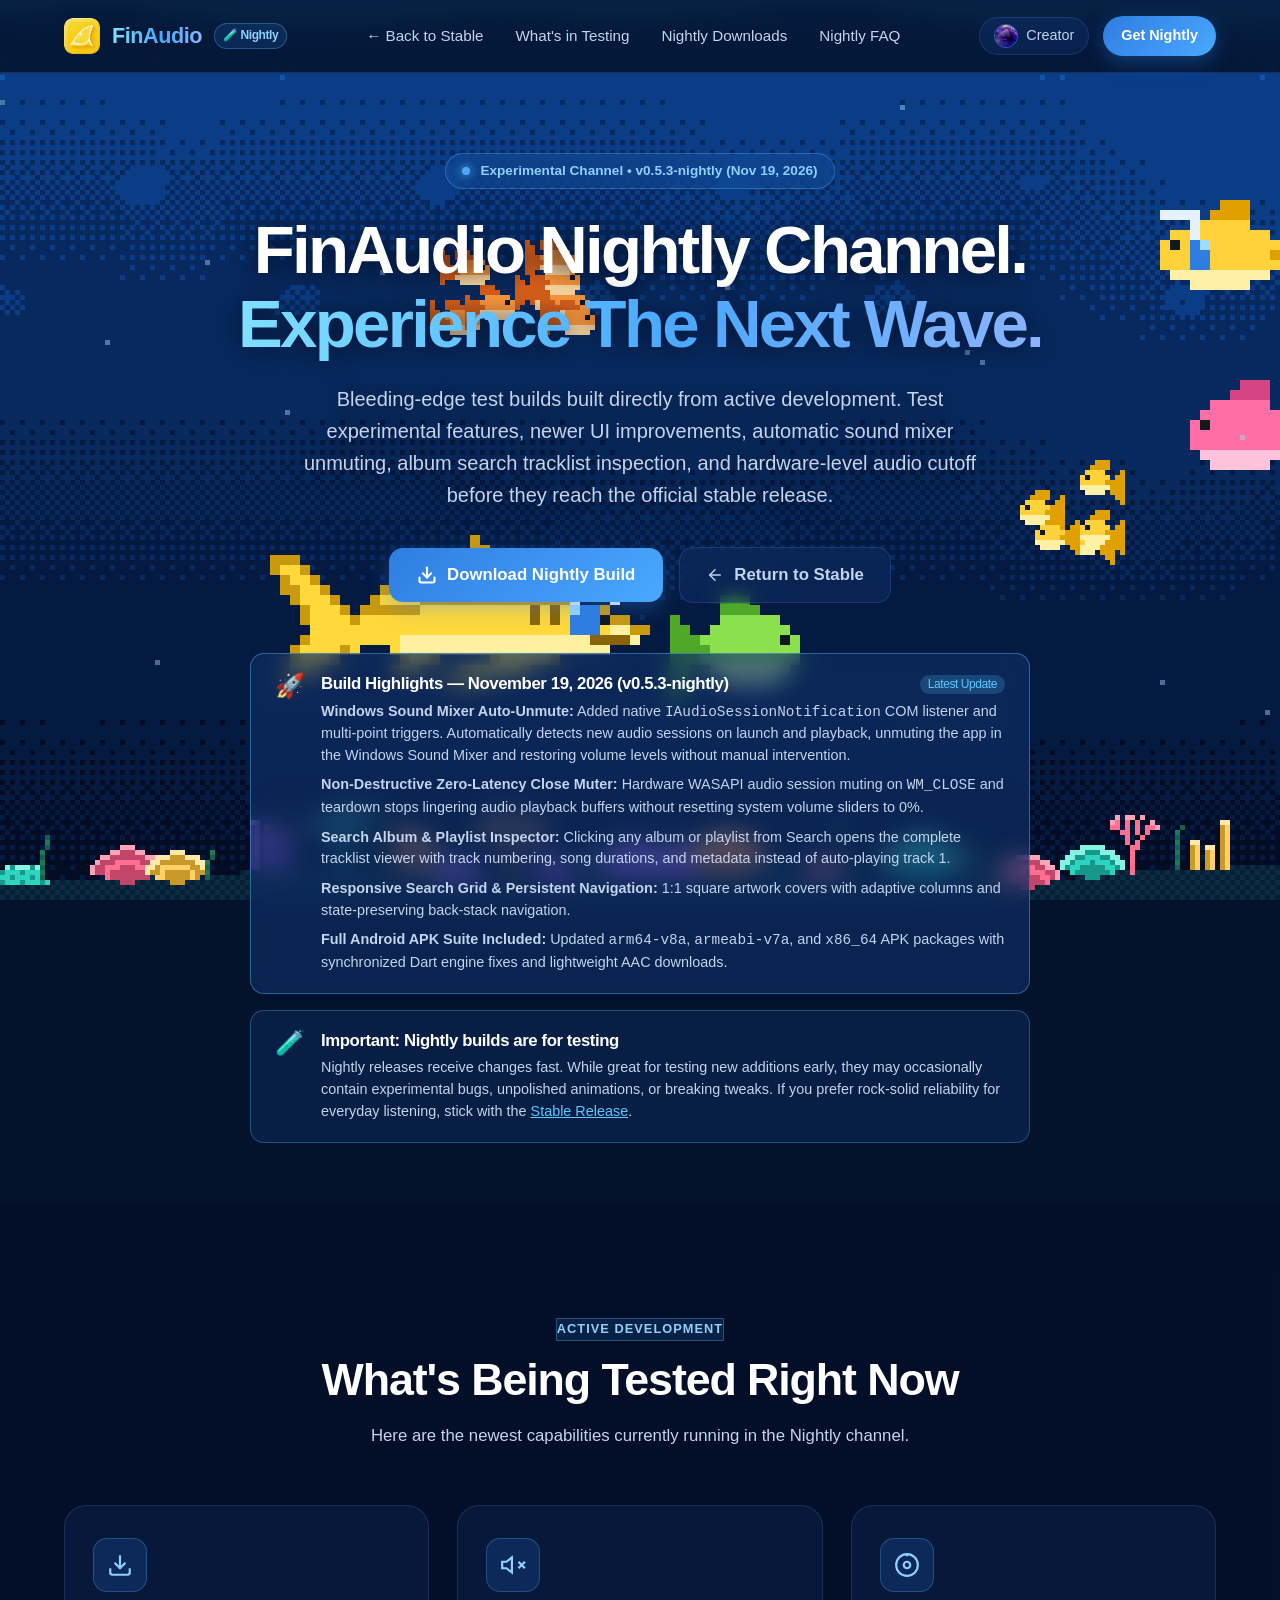
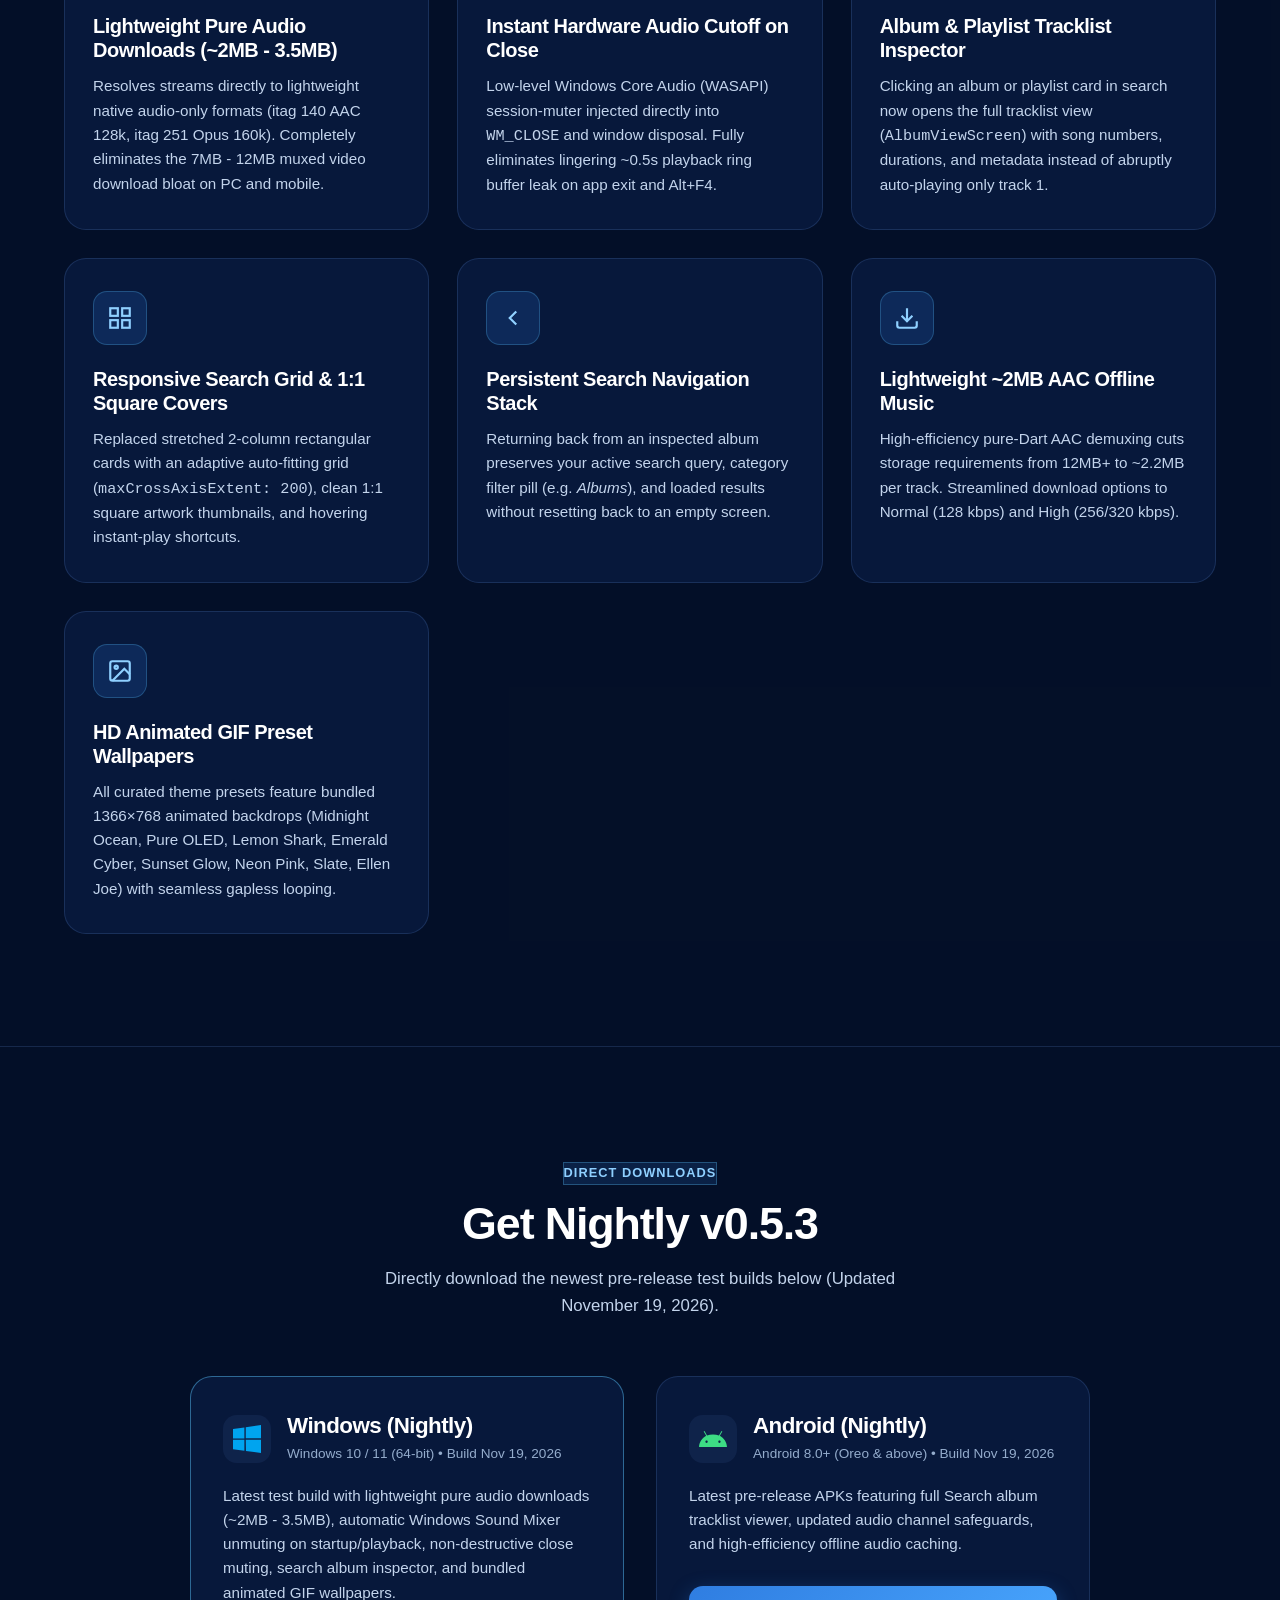
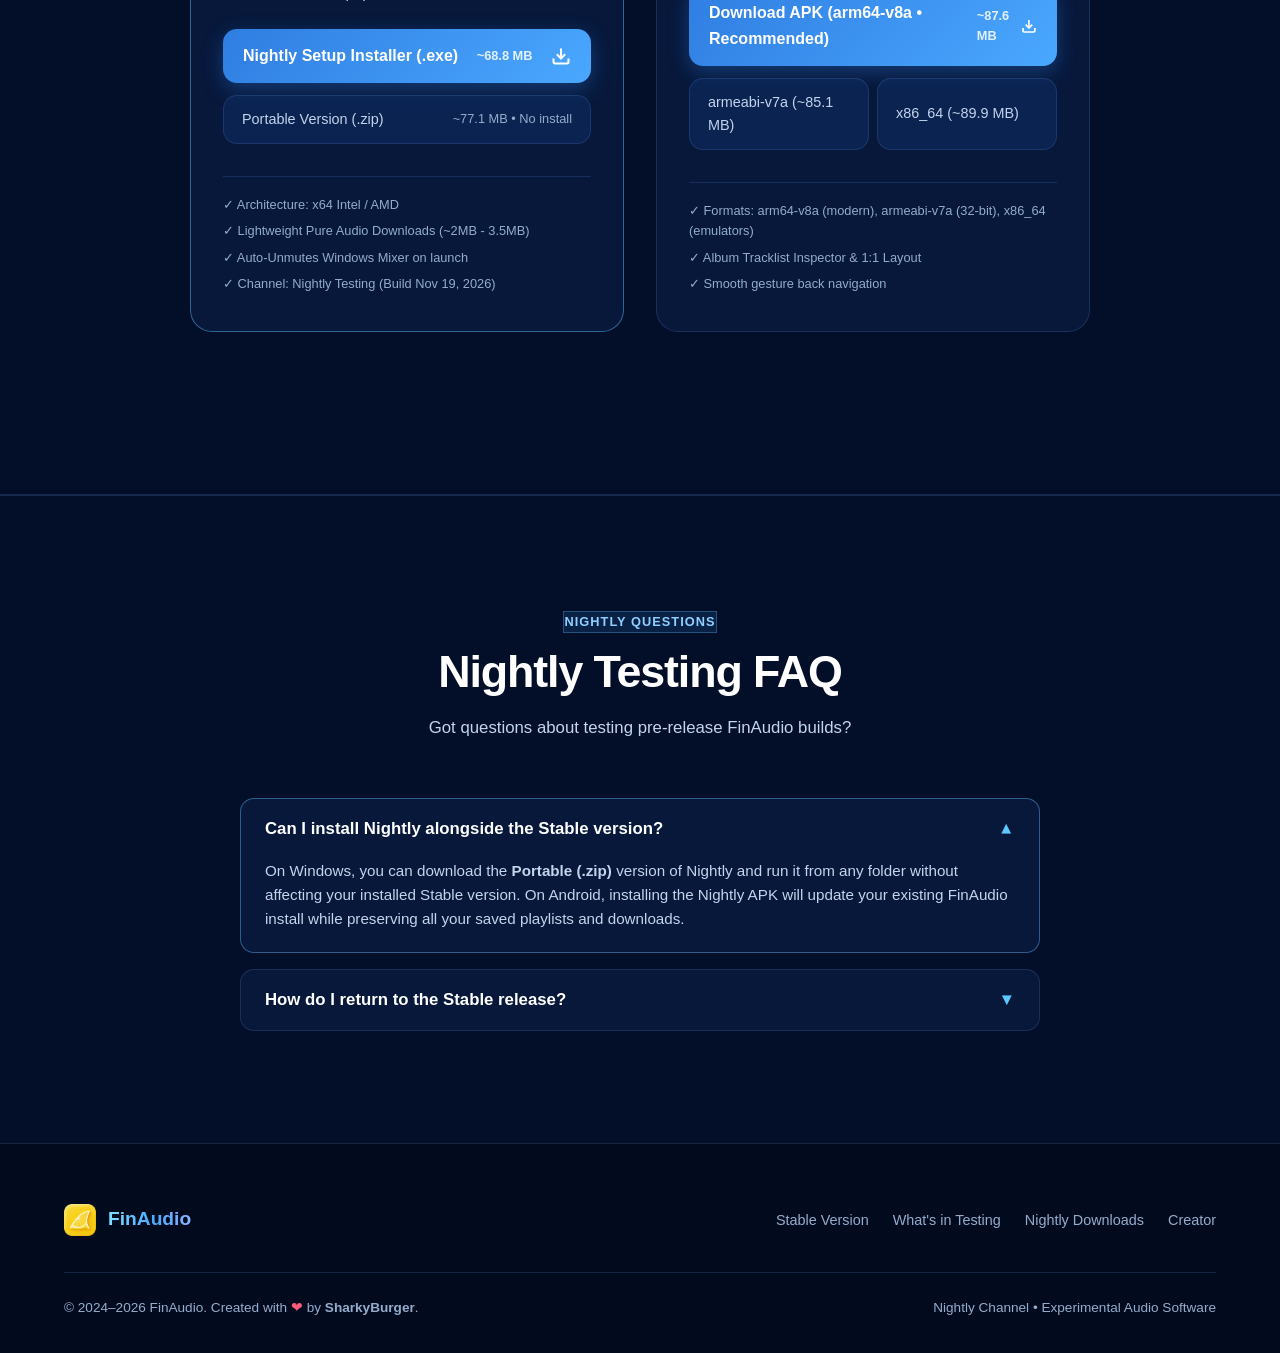
<file: nightly.html>
<!DOCTYPE html>
<html lang="en">
<head>
  <meta charset="UTF-8">
  <meta name="viewport" content="width=device-width, initial-scale=1.0">
  <title>FinAudio Nightly — Bleeding-Edge Test Builds</title>
  <meta name="description" content="Download bleeding-edge experimental test builds of FinAudio for Windows and Android. Experience the newest features before they hit stable.">
  <meta name="keywords" content="FinAudio nightly, test builds, pre-release music player, experimental builds, finaudio beta">
  
  <!-- Open Graph / Meta -->
  <meta property="og:type" content="website">
  <meta property="og:title" content="FinAudio Nightly — Bleeding-Edge Test Builds">
  <meta property="og:description" content="Download bleeding-edge experimental test builds of FinAudio for Windows and Android.">
  <meta property="og:url" content="https://finaudio.site/nightly.html">
  <meta property="og:image" content="https://finaudio.site/assets/og-image.png">
  <meta property="og:image:secure_url" content="https://finaudio.site/assets/og-image.png">
  <meta property="og:image:type" content="image/png">
  <meta property="og:image:width" content="1200">
  <meta property="og:image:height" content="630">
  <meta property="og:image:alt" content="FinAudio pixel ocean with a lemon shark wearing headphones">
  <meta name="twitter:card" content="summary_large_image">
  <meta name="twitter:image" content="https://finaudio.site/assets/og-image.png">
  <meta name="theme-color" content="#2f7de1">
  <link rel="icon" type="image/png" href="assets/icon.png">

  <!-- Styles (Same theme and layout as landing page) -->
  <link rel="stylesheet" href="styles.css">
  <link rel="stylesheet" href="theme-blue.css">
</head>
<body>
  <!-- Ambient Glow Effects -->
  <div class="ambient-glow">
    <div class="orb-1"></div>
    <div class="orb-2"></div>
    <div class="orb-3"></div>
  </div>

  <!-- Navbar -->
  <header class="navbar">
    <div class="container nav-container">
      <a href="index.html" class="nav-brand" title="Return to FinAudio Home">
        <img src="assets/icon.png" alt="FinAudio Icon" class="brand-icon">
        <span class="brand-gradient">FinAudio</span>
        <span class="nav-tag" style="background: rgba(92, 200, 255, 0.15); color: #5cc8ff; border-color: rgba(92, 200, 255, 0.35);">🧪 Nightly</span>
      </a>

      <nav>
        <ul class="nav-links">
          <li><a href="index.html">← Back to Stable</a></li>
          <li><a href="#whats-new">What's in Testing</a></li>
          <li><a href="#downloads">Nightly Downloads</a></li>
          <li><a href="#faq">Nightly FAQ</a></li>
          <li class="mobile-only-action"><a href="#downloads" class="btn-nav-download" style="justify-content: center; width: 100%; margin-top: 6px;">Get Nightly</a></li>
          <li class="mobile-only-action"><a href="https://github.com/SharkyBurger" target="_blank" rel="noopener noreferrer" style="justify-content: center; width: 100%; opacity: 0.85;">View Creator Profile ↗</a></li>
        </ul>
      </nav>

      <div class="nav-actions">
        <a href="https://github.com/SharkyBurger" target="_blank" rel="noopener noreferrer" class="btn-creator" title="SharkyBurger GitHub Profile">
          <img src="assets/creator.png" alt="SharkyBurger" class="creator-avatar" onerror="this.src='https://github.com/SharkyBurger.png'">
          <span>Creator</span>
        </a>
        <a href="#downloads" class="btn-nav-download">Get Nightly</a>
        <button class="mobile-toggle" aria-label="Toggle navigation">☰</button>
      </div>
    </div>
  </header>

  <!-- Hero Section -->
  <section class="hero">
    <div class="container">
      <div class="hero-badge-wrap">
        <div class="hero-badge" style="background: rgba(92, 200, 255, 0.12); border-color: rgba(92, 200, 255, 0.35); color: #5cc8ff;">
          <span class="pulse-dot" style="background: #5cc8ff; box-shadow: 0 0 10px #5cc8ff;"></span>
          <span>Experimental Channel • v0.5.3-nightly (Nov 19, 2026)</span>
        </div>
      </div>

      <h1 class="hero-title">
        FinAudio Nightly Channel.<br>
        <span class="text-gradient">Experience The Next Wave.</span>
      </h1>

      <p class="hero-subtitle">
        Bleeding-edge test builds built directly from active development. 
        Test experimental features, newer UI improvements, automatic sound mixer unmuting, album search tracklist inspection, and hardware-level audio cutoff before they reach the official stable release.
      </p>

      <div class="hero-cta">
        <a href="#downloads" class="btn-primary">
          <svg width="20" height="20" viewBox="0 0 24 24" fill="none" stroke="currentColor" stroke-width="2.5" stroke-linecap="round" stroke-linejoin="round">
            <path d="M21 15v4a2 2 0 0 1-2 2H5a2 2 0 0 1-2-2v-4"/>
            <polyline points="7 10 12 15 17 10"/>
            <line x1="12" y1="15" x2="12" y2="3"/>
          </svg>
          <span>Download Nightly Build</span>
        </a>
        <a href="index.html" class="btn-secondary">
          <svg width="18" height="18" viewBox="0 0 24 24" fill="none" stroke="currentColor" stroke-width="2" stroke-linecap="round" stroke-linejoin="round">
            <line x1="19" y1="12" x2="5" y2="12"></line>
            <polyline points="12 19 5 12 12 5"></polyline>
          </svg>
          <span>Return to Stable</span>
        </a>
      </div>

      <!-- Latest Nightly Changelog Callout -->
      <div class="nightly-callout" style="margin-top: 24px; margin-bottom: 16px; border-color: rgba(92, 200, 255, 0.4); background: rgba(15, 47, 102, 0.65);">
        <div class="nightly-callout-icon">🚀</div>
        <div class="nightly-callout-body">
          <h4 style="display: flex; align-items: center; justify-content: space-between; flex-wrap: wrap; gap: 8px;">
            <span>Build Highlights — November 19, 2026 (v0.5.3-nightly)</span>
            <span style="font-size: 0.75rem; padding: 2px 8px; border-radius: 12px; background: rgba(92, 200, 255, 0.2); color: #5cc8ff; font-weight: normal;">Latest Update</span>
          </h4>
          <p style="margin-bottom: 8px;">
            <strong>Windows Sound Mixer Auto-Unmute:</strong> Added native <code>IAudioSessionNotification</code> COM listener and multi-point triggers. Automatically detects new audio sessions on launch and playback, unmuting the app in the Windows Sound Mixer and restoring volume levels without manual intervention.
          </p>
          <p style="margin-bottom: 8px;">
            <strong>Non-Destructive Zero-Latency Close Muter:</strong> Hardware WASAPI audio session muting on <code>WM_CLOSE</code> and teardown stops lingering audio playback buffers without resetting system volume sliders to 0%.
          </p>
          <p style="margin-bottom: 8px;">
            <strong>Search Album & Playlist Inspector:</strong> Clicking any album or playlist from Search opens the complete tracklist viewer with track numbering, song durations, and metadata instead of auto-playing track 1.
          </p>
          <p style="margin-bottom: 8px;">
            <strong>Responsive Search Grid & Persistent Navigation:</strong> 1:1 square artwork covers with adaptive columns and state-preserving back-stack navigation.
          </p>
          <p style="margin-bottom: 0;">
            <strong>Full Android APK Suite Included:</strong> Updated <code>arm64-v8a</code>, <code>armeabi-v7a</code>, and <code>x86_64</code> APK packages with synchronized Dart engine fixes and lightweight AAC downloads.
          </p>
        </div>
      </div>

      <!-- Warning Callout Box -->
      <div class="nightly-callout">
        <div class="nightly-callout-icon">🧪</div>
        <div class="nightly-callout-body">
          <h4>Important: Nightly builds are for testing</h4>
          <p>
            Nightly releases receive changes fast. While great for testing new additions early, they may occasionally contain experimental bugs, unpolished animations, or breaking tweaks. If you prefer rock-solid reliability for everyday listening, stick with the <a href="index.html#downloads">Stable Release</a>.
          </p>
        </div>
      </div>
    </div>
  </section>

  <!-- What's In This Nightly Section -->
  <section class="section" id="whats-new">
    <div class="container">
      <div class="section-header">
        <span class="section-tag">Active Development</span>
        <h2 class="section-title">What's Being Tested Right Now</h2>
        <p class="section-desc">
          Here are the newest capabilities currently running in the Nightly channel.
        </p>
      </div>

      <div class="features-grid">
        <!-- Nightly Feature 0: Lightweight Pure Audio Downloads -->
        <div class="feature-card">
          <div>
            <div class="feature-icon-wrap" style="background: rgba(46, 204, 113, 0.15); color: #2ecc71;">
              <svg width="26" height="26" viewBox="0 0 24 24" fill="none" stroke="currentColor" stroke-width="2">
                <path d="M21 15v4a2 2 0 0 1-2 2H5a2 2 0 0 1-2-2v-4"/>
                <polyline points="7 10 12 15 17 10"/>
                <line x1="12" y1="15" x2="12" y2="3"/>
              </svg>
            </div>
            <h3 class="feature-title">Lightweight Pure Audio Downloads (~2MB - 3.5MB)</h3>
            <p class="feature-desc">
              Resolves streams directly to lightweight native audio-only formats (itag 140 AAC 128k, itag 251 Opus 160k). Completely eliminates the 7MB - 12MB muxed video download bloat on PC and mobile.
            </p>
          </div>
        </div>

        <!-- Nightly Feature 1: WASAPI Mute on Close -->
        <div class="feature-card">
          <div>
            <div class="feature-icon-wrap" style="background: rgba(255, 75, 75, 0.15); color: #ff4b4b;">
              <svg width="26" height="26" viewBox="0 0 24 24" fill="none" stroke="currentColor" stroke-width="2">
                <path d="M11 5L6 9H2v6h4l5 4V5z"/>
                <line x1="23" y1="9" x2="17" y2="15"/>
                <line x1="17" y1="9" x2="23" y2="15"/>
              </svg>
            </div>
            <h3 class="feature-title">Instant Hardware Audio Cutoff on Close</h3>
            <p class="feature-desc">
              Low-level Windows Core Audio (WASAPI) session-muter injected directly into <code>WM_CLOSE</code> and window disposal. Fully eliminates lingering ~0.5s playback ring buffer leak on app exit and Alt+F4.
            </p>
          </div>
        </div>

        <!-- Nightly Feature 2: Tracklist Inspector -->
        <div class="feature-card">
          <div>
            <div class="feature-icon-wrap cyan">
              <svg width="26" height="26" viewBox="0 0 24 24" fill="none" stroke="currentColor" stroke-width="2">
                <circle cx="12" cy="12" r="10"/>
                <circle cx="12" cy="12" r="3"/>
                <line x1="12" y1="2" x2="12" y2="4"/>
              </svg>
            </div>
            <h3 class="feature-title">Album & Playlist Tracklist Inspector</h3>
            <p class="feature-desc">
              Clicking an album or playlist card in search now opens the full tracklist view (<code>AlbumViewScreen</code>) with song numbers, durations, and metadata instead of abruptly auto-playing only track 1.
            </p>
          </div>
        </div>

        <!-- Nightly Feature 3: Responsive Search Layout -->
        <div class="feature-card">
          <div>
            <div class="feature-icon-wrap purple">
              <svg width="26" height="26" viewBox="0 0 24 24" fill="none" stroke="currentColor" stroke-width="2">
                <rect x="3" y="3" width="7" height="7"/>
                <rect x="14" y="3" width="7" height="7"/>
                <rect x="14" y="14" width="7" height="7"/>
                <rect x="3" y="14" width="7" height="7"/>
              </svg>
            </div>
            <h3 class="feature-title">Responsive Search Grid & 1:1 Square Covers</h3>
            <p class="feature-desc">
              Replaced stretched 2-column rectangular cards with an adaptive auto-fitting grid (<code>maxCrossAxisExtent: 200</code>), clean 1:1 square artwork thumbnails, and hovering instant-play shortcuts.
            </p>
          </div>
        </div>

        <!-- Nightly Feature 4: Persistent Navigation Stack -->
        <div class="feature-card">
          <div>
            <div class="feature-icon-wrap" style="background: rgba(46, 204, 113, 0.15); color: #2ecc71;">
              <svg width="26" height="26" viewBox="0 0 24 24" fill="none" stroke="currentColor" stroke-width="2">
                <polyline points="15 18 9 12 15 6"></polyline>
              </svg>
            </div>
            <h3 class="feature-title">Persistent Search Navigation Stack</h3>
            <p class="feature-desc">
              Returning back from an inspected album preserves your active search query, category filter pill (e.g. <em>Albums</em>), and loaded results without resetting back to an empty screen.
            </p>
          </div>
        </div>

        <!-- Nightly Feature 5: Lightweight Downloads -->
        <div class="feature-card">
          <div>
            <div class="feature-icon-wrap" style="background: rgba(255, 170, 0, 0.15); color: #ffaa00;">
              <svg width="26" height="26" viewBox="0 0 24 24" fill="none" stroke="currentColor" stroke-width="2">
                <path d="M21 15v4a2 2 0 0 1-2 2H5a2 2 0 0 1-2-2v-4"/>
                <polyline points="7 10 12 15 17 10"/>
                <line x1="12" y1="15" x2="12" y2="3"/>
              </svg>
            </div>
            <h3 class="feature-title">Lightweight ~2MB AAC Offline Music</h3>
            <p class="feature-desc">
              High-efficiency pure-Dart AAC demuxing cuts storage requirements from 12MB+ to ~2.2MB per track. Streamlined download options to Normal (128 kbps) and High (256/320 kbps).
            </p>
          </div>
        </div>

        <!-- Nightly Feature 6: HD Animated GIF Wallpapers -->
        <div class="feature-card">
          <div>
            <div class="feature-icon-wrap">
              <svg width="26" height="26" viewBox="0 0 24 24" fill="none" stroke="currentColor" stroke-width="2">
                <rect x="3" y="3" width="18" height="18" rx="2" ry="2"/>
                <circle cx="8.5" cy="8.5" r="1.5"/>
                <polyline points="21 15 16 10 5 21"/>
              </svg>
            </div>
            <h3 class="feature-title">HD Animated GIF Preset Wallpapers</h3>
            <p class="feature-desc">
              All curated theme presets feature bundled 1366&times;768 animated backdrops (Midnight Ocean, Pure OLED, Lemon Shark, Emerald Cyber, Sunset Glow, Neon Pink, Slate, Ellen Joe) with seamless gapless looping.
            </p>
          </div>
        </div>
      </div>
    </div>
  </section>

  <!-- Nightly Downloads Section -->
  <section class="section download-section" id="downloads">
    <div class="container">
      <div class="section-header">
        <span class="section-tag">Direct Downloads</span>
        <h2 class="section-title">Get Nightly v0.5.3</h2>
        <p class="section-desc">
          Directly download the newest pre-release test builds below (Updated November 19, 2026).
        </p>
      </div>

      <div class="download-cards-grid">
        <!-- Windows Card -->
        <div class="download-card highlight" id="download-windows">
          <div>
            <div class="card-platform-header">
              <div class="platform-icon" style="color: #00a4ef;">
                <svg width="28" height="28" viewBox="0 0 24 24" fill="currentColor">
                  <path d="M0 3.449L9.75 2.1v9.451H0m10.949-9.602L24 0v11.4H10.949M0 12.6h9.75v9.451L0 20.699M10.949 12.6H24V24l-12.9-1.801"/>
                </svg>
              </div>
              <div class="platform-info">
                <h3>Windows (Nightly)</h3>
                <span>Windows 10 / 11 (64-bit) • Build Nov 19, 2026</span>
              </div>
            </div>
            <p class="download-card-desc">
              Latest test build with lightweight pure audio downloads (~2MB - 3.5MB), automatic Windows Sound Mixer unmuting on startup/playback, non-destructive close muting, search album inspector, and bundled animated GIF wallpapers.
            </p>
          </div>

          <div class="download-actions-wrap">
            <a href="downloads/nightly/FinAudio-Nightly-Setup.exe" download="FinAudio-Nightly-Setup.exe" class="btn-download-primary">
              <span>Nightly Setup Installer (.exe)</span>
              <span style="font-size: 0.8rem; opacity: 0.85;">~68.8 MB</span>
              <svg width="20" height="20" viewBox="0 0 24 24" fill="none" stroke="currentColor" stroke-width="2.5"><path d="M21 15v4a2 2 0 0 1-2 2H5a2 2 0 0 1-2-2v-4"/><polyline points="7 10 12 15 17 10"/><line x1="12" y1="15" x2="12" y2="3"/></svg>
            </a>
            <a href="downloads/nightly/FinAudio-Nightly-Portable.zip" download="FinAudio-Nightly-Portable.zip" class="btn-download-sub">
              <span>Portable Version (.zip)</span>
              <span style="font-size: 0.8rem; color: var(--text-muted);">~77.1 MB • No install</span>
            </a>
            <div class="specs-list">
              <span>✓ Architecture: x64 Intel / AMD</span>
              <span>✓ Lightweight Pure Audio Downloads (~2MB - 3.5MB)</span>
              <span>✓ Auto-Unmutes Windows Mixer on launch</span>
              <span>✓ Channel: Nightly Testing (Build Nov 19, 2026)</span>
            </div>
          </div>
        </div>

        <!-- Android Card -->
        <div class="download-card" id="download-android">
          <div>
            <div class="card-platform-header">
              <div class="platform-icon" style="color: #3ddc84;">
                <svg width="28" height="28" viewBox="0 0 24 24" fill="currentColor">
                  <path d="M17.523 15.3414c-.5511 0-.9993-.4486-.9993-.9997s.4482-.9993.9993-.9993c.551 0 .9993.4482.9993.9993.0001.5511-.4482.9997-.9993.9997m-11.046 0c-.5511 0-.9993-.4486-.9993-.9997s.4482-.9993.9993-.9993c.5511 0 .9993.4482.9993.9993 0 .5511-.4482.9997-.9993.9997m11.4045-6.02l1.9973-3.4592a.416.416 0 00-.1521-.5676.416.416 0 00-.5676.1521l-2.0223 3.503C15.5902 8.4116 13.8533 8.125 12 8.125c-1.8533 0-3.5902.2866-5.1368.8247L4.8409 5.4467a.4161.4161 0 00-.5677-.1521.4157.4157 0 00-.1521.5676l1.9973 3.4592C2.6889 11.1867.3432 14.6589 0 18.761h24c-.3432-4.1021-2.6889-7.5743-6.1185-9.4396"/>
                </svg>
              </div>
              <div class="platform-info">
                <h3>Android (Nightly)</h3>
                <span>Android 8.0+ (Oreo & above) • Build Nov 19, 2026</span>
              </div>
            </div>
            <p class="download-card-desc">
              Latest pre-release APKs featuring full Search album tracklist viewer, updated audio channel safeguards, and high-efficiency offline audio caching.
            </p>
          </div>

          <div class="download-actions-wrap">
            <a href="downloads/nightly/FinAudio-Nightly-arm64-v8a.apk" download="FinAudio-Nightly-arm64-v8a.apk" class="btn-download-primary">
              <span>Download APK (arm64-v8a • Recommended)</span>
              <span style="font-size: 0.8rem; opacity: 0.85;">~87.6 MB</span>
              <svg width="20" height="20" viewBox="0 0 24 24" fill="none" stroke="currentColor" stroke-width="2.5"><path d="M21 15v4a2 2 0 0 1-2 2H5a2 2 0 0 1-2-2v-4"/><polyline points="7 10 12 15 17 10"/><line x1="12" y1="15" x2="12" y2="3"/></svg>
            </a>
            <div class="download-sub-row">
              <a href="downloads/nightly/FinAudio-Nightly-armeabi-v7a.apk" download="FinAudio-Nightly-armeabi-v7a.apk" class="btn-download-sub" title="For older 32-bit Android phones">
                <span>armeabi-v7a (~85.1 MB)</span>
              </a>
              <a href="downloads/nightly/FinAudio-Nightly-x86_64.apk" download="FinAudio-Nightly-x86_64.apk" class="btn-download-sub" title="For PC Emulators & ChromeOS">
                <span>x86_64 (~89.9 MB)</span>
              </a>
            </div>
            <div class="specs-list">
              <span>✓ Formats: arm64-v8a (modern), armeabi-v7a (32-bit), x86_64 (emulators)</span>
              <span>✓ Album Tracklist Inspector & 1:1 Layout</span>
              <span>✓ Smooth gesture back navigation</span>
            </div>
          </div>
        </div>
      </div>
    </div>
  </section>

  <!-- Nightly FAQ -->
  <section class="section" id="faq" style="border-top: 1px solid var(--border-subtle);">
    <div class="container">
      <div class="section-header">
        <span class="section-tag">Nightly Questions</span>
        <h2 class="section-title">Nightly Testing FAQ</h2>
        <p class="section-desc">Got questions about testing pre-release FinAudio builds?</p>
      </div>

      <div class="faq-wrap">
        <div class="faq-item open">
          <button class="faq-question">
            <span>Can I install Nightly alongside the Stable version?</span>
            <span class="faq-icon">▼</span>
          </button>
          <div class="faq-answer">
            <p>
              On Windows, you can download the <strong>Portable (.zip)</strong> version of Nightly and run it from any folder without affecting your installed Stable version. On Android, installing the Nightly APK will update your existing FinAudio install while preserving all your saved playlists and downloads.
            </p>
          </div>
        </div>

        <div class="faq-item">
          <button class="faq-question">
            <span>How do I return to the Stable release?</span>
            <span class="faq-icon">▼</span>
          </button>
          <div class="faq-answer">
            <p>
              You can return anytime by visiting the <a href="index.html#downloads" style="color: #5cc8ff; text-decoration: underline;">Stable Downloads page</a> and downloading the official release.
            </p>
          </div>
        </div>
      </div>
    </div>
  </section>

  <!-- Footer -->
  <footer class="footer">
    <div class="container">
      <div class="footer-top">
        <a href="index.html" class="footer-brand">
          <img src="assets/icon.png" alt="FinAudio" style="width: 32px; height: 32px; border-radius: 6px;">
          <span class="brand-gradient">FinAudio</span>
        </a>

        <ul class="footer-nav">
          <li><a href="index.html">Stable Version</a></li>
          <li><a href="#whats-new">What's in Testing</a></li>
          <li><a href="#downloads">Nightly Downloads</a></li>
          <li><a href="https://github.com/SharkyBurger" target="_blank" rel="noopener noreferrer">Creator</a></li>
        </ul>
      </div>

      <div class="footer-bottom">
        <div>
          © 2024–2026 FinAudio. Created with <span class="heart">❤</span> by <strong>SharkyBurger</strong>.
        </div>
        <div>
          Nightly Channel • Experimental Audio Software
        </div>
      </div>
    </div>
  </footer>

  <!-- Scripts (Renders the same pixel ocean, lemon shark, and calm panels!) -->
  <script src="script.js"></script>
  <script src="ocean.js"></script>
</body>
</html>
</file>
<file: styles.css>
/* ==========================================================
   FinAudio website — blue ocean theme
   Works with ocean.js (pixel ocean canvas sits behind the page).
   Variable names kept from the original so the HTML still works;
   "crimson" now simply means the primary blue.
   ========================================================== */

:root {
  --bg-primary: #04122b;
  --bg-secondary: #061a3d;
  --bg-tertiary: #0a2350;
  --bg-card: rgba(10, 30, 68, 0.72);
  --bg-card-hover: rgba(14, 40, 88, 0.85);
  --bg-glass: rgba(6, 22, 52, 0.7);
  --panel: rgba(4, 16, 40, 0.86);

  --accent-crimson: #2f7de1;
  --accent-crimson-glow: rgba(47, 125, 225, 0.35);
  --accent-rose: #5cc8ff;
  --accent-purple: #8ab4ff;
  --accent-cyan: #7fe0ff;
  --accent-green: #6ee7d8;

  --text-primary: #ffffff;
  --text-secondary: #c3d4ec;
  --text-muted: #94accc;

  --border-subtle: rgba(120, 170, 255, 0.16);
  --border-glow: rgba(92, 200, 255, 0.4);

  --radius-sm: 8px;
  --radius-md: 14px;
  --radius-lg: 22px;
  --radius-full: 9999px;

  --transition-fast: 0.18s ease;
  --transition-normal: 0.28s cubic-bezier(0.16, 1, 0.3, 1);
  --transition-slow: 0.45s cubic-bezier(0.16, 1, 0.3, 1);

  --font-family: -apple-system, BlinkMacSystemFont, "Segoe UI", Roboto, "Helvetica Neue", Arial, sans-serif;
  --max-width: 1200px;
}

/* ---------- Base ---------- */
*, *::before, *::after { box-sizing: border-box; margin: 0; padding: 0; }

html {
  scroll-behavior: smooth;
  color-scheme: dark;
  background: var(--bg-primary);
}

body {
  font-family: var(--font-family);
  background: transparent; /* the ocean canvas shows through */
  color: var(--text-primary);
  line-height: 1.6;
  overflow-x: hidden;
  position: relative;
  min-height: 100vh;
}

/* Old glowing orbs are replaced by the pixel ocean */
.ambient-glow, .mockup-glow { display: none; }

a { color: inherit; text-decoration: none; }

h1, h2, h3, h4 {
  color: var(--text-primary);
  font-weight: 700;
  letter-spacing: -0.025em;
  line-height: 1.2;
}

p { color: var(--text-secondary); }

.container { max-width: var(--max-width); margin: 0 auto; padding: 0 24px; }

:focus-visible { outline: 2px solid var(--accent-rose); outline-offset: 3px; }

/* ---------- Navbar ---------- */
.navbar {
  position: sticky;
  top: 0;
  z-index: 100;
  -webkit-backdrop-filter: blur(14px);
  backdrop-filter: blur(14px);
  background: rgba(4, 16, 40, 0.82);
  border-bottom: 1px solid var(--border-subtle);
}

.nav-container { display: flex; align-items: center; justify-content: space-between; height: 72px; }

.nav-brand {
  display: flex;
  align-items: center;
  gap: 12px;
  font-weight: 800;
  font-size: 1.35rem;
  letter-spacing: -0.02em;
  cursor: pointer;
  user-select: none;
}

.brand-icon {
  width: 36px;
  height: 36px;
  border-radius: var(--radius-sm);
  transition: transform var(--transition-normal);
}
.nav-brand:hover .brand-icon { transform: rotate(-8deg) scale(1.08); }

.brand-gradient {
  background: linear-gradient(135deg, #fff 30%, var(--accent-cyan) 100%);
  -webkit-background-clip: text;
  background-clip: text;
  -webkit-text-fill-color: transparent;
}

.nav-tag {
  font-size: 0.75rem;
  font-weight: 600;
  padding: 2px 8px;
  background: rgba(47, 125, 225, 0.18);
  color: var(--accent-rose);
  border: 1px solid rgba(92, 200, 255, 0.3);
  border-radius: var(--radius-full);
}

.nav-links { display: flex; align-items: center; gap: 32px; list-style: none; }

.nav-links a {
  font-size: 0.95rem;
  font-weight: 500;
  color: var(--text-secondary);
  transition: color var(--transition-fast);
  position: relative;
}
.nav-links a:hover { color: var(--text-primary); }
.nav-links a::after {
  content: "";
  position: absolute;
  bottom: -6px;
  left: 0;
  width: 0;
  height: 2px;
  background: var(--accent-rose);
  transition: width var(--transition-normal);
  border-radius: 2px;
}
.nav-links a:hover::after { width: 100%; }

.nav-actions { display: flex; align-items: center; gap: 14px; }

.btn-github, .btn-creator {
  display: inline-flex;
  align-items: center;
  gap: 8px;
  padding: 6px 14px;
  background: rgba(15, 47, 102, 0.5);
  border: 1px solid var(--border-subtle);
  border-radius: var(--radius-full);
  color: var(--text-secondary);
  font-size: 0.9rem;
  font-weight: 500;
  transition: all var(--transition-fast);
}
.btn-github:hover, .btn-creator:hover { background: rgba(25, 70, 140, 0.6); color: var(--text-primary); border-color: var(--border-glow); }

.creator-avatar {
  width: 24px;
  height: 24px;
  border-radius: 50%;
  object-fit: cover;
  border: 1.5px solid rgba(74, 168, 255, 0.5);
}

.btn-nav-download {
  padding: 8px 18px;
  background: linear-gradient(135deg, #2f7de1, #4aa8ff);
  color: #fff;
  font-size: 0.9rem;
  font-weight: 600;
  border-radius: var(--radius-full);
  box-shadow: 0 4px 14px var(--accent-crimson-glow);
  transition: all var(--transition-fast);
}
.btn-nav-download:hover { transform: translateY(-1px); filter: brightness(1.1); }

.mobile-toggle {
  display: none;
  background: none;
  border: none;
  color: var(--text-primary);
  font-size: 1.6rem;
  cursor: pointer;
}

/* ---------- Hero (sits directly on the ocean) ---------- */
.hero { padding: 80px 0 60px; text-align: center; position: relative; }

.hero-badge-wrap { display: inline-block; margin-bottom: 24px; }

.hero-badge {
  display: inline-flex;
  align-items: center;
  gap: 10px;
  padding: 6px 16px;
  background: rgba(4, 16, 40, 0.6);
  border: 1px solid rgba(92, 200, 255, 0.35);
  border-radius: var(--radius-full);
  font-size: 0.85rem;
  font-weight: 600;
  color: var(--accent-rose);
  -webkit-backdrop-filter: blur(8px);
  backdrop-filter: blur(8px);
}

.hero-badge .pulse-dot {
  width: 8px;
  height: 8px;
  border-radius: 50%;
  background: var(--accent-rose);
  box-shadow: 0 0 10px var(--accent-rose);
  animation: pulse 1.8s infinite;
}

@keyframes pulse {
  0% { transform: scale(0.9); opacity: 0.7; }
  50% { transform: scale(1.3); opacity: 1; }
  100% { transform: scale(0.9); opacity: 0.7; }
}

.hero-title {
  font-size: clamp(2.6rem, 5.5vw, 4.2rem);
  font-weight: 900;
  letter-spacing: -0.04em;
  margin-bottom: 22px;
  line-height: 1.1;
  text-shadow: 0 2px 24px rgba(2, 10, 30, 0.85);
}

.hero-title .text-gradient {
  background: linear-gradient(135deg, #ffffff 10%, #8fd0ff 50%, #4aa8ff 90%);
  -webkit-background-clip: text;
  background-clip: text;
  -webkit-text-fill-color: transparent;
  text-shadow: none;
  filter: drop-shadow(0 2px 14px rgba(2, 10, 30, 0.8));
}

.hero-subtitle {
  font-size: clamp(1.05rem, 2vw, 1.25rem);
  color: var(--text-secondary);
  max-width: 680px;
  margin: 0 auto 36px;
  font-weight: 400;
  text-shadow: 0 2px 18px rgba(2, 10, 30, 0.9);
}
.hero-subtitle strong { color: #fff; }

.hero-cta {
  display: flex;
  align-items: center;
  justify-content: center;
  gap: 16px;
  flex-wrap: wrap;
  margin-bottom: 50px;
}

.btn-primary {
  display: inline-flex;
  align-items: center;
  gap: 10px;
  padding: 14px 28px;
  background: linear-gradient(135deg, #2f7de1, #4aa8ff);
  color: #fff;
  font-weight: 700;
  font-size: 1.05rem;
  border-radius: var(--radius-md);
  box-shadow: 0 8px 26px var(--accent-crimson-glow);
  transition: all var(--transition-fast);
  cursor: pointer;
  border: none;
}
.btn-primary:hover { transform: translateY(-2px); filter: brightness(1.1); }

.btn-secondary {
  display: inline-flex;
  align-items: center;
  gap: 10px;
  padding: 14px 26px;
  background: rgba(4, 16, 40, 0.6);
  border: 1px solid var(--border-subtle);
  color: var(--text-primary);
  font-weight: 600;
  font-size: 1.05rem;
  border-radius: var(--radius-md);
  -webkit-backdrop-filter: blur(8px);
  backdrop-filter: blur(8px);
  transition: all var(--transition-fast);
}
.btn-secondary:hover { background: rgba(15, 47, 102, 0.7); border-color: var(--border-glow); transform: translateY(-2px); }

/* ---------- App mockup ---------- */
.hero-mockup-wrapper { margin: 0 auto; max-width: 980px; position: relative; }

.app-window-frame {
  position: relative;
  z-index: 1;
  background: rgba(5, 18, 44, 0.94);
  border: 1px solid var(--border-subtle);
  border-radius: var(--radius-lg);
  box-shadow: 0 24px 60px rgba(0, 6, 20, 0.6);
  overflow: hidden;
  text-align: left;
}

.window-titlebar {
  display: flex;
  align-items: center;
  justify-content: space-between;
  padding: 12px 18px;
  background: rgba(3, 12, 30, 0.95);
  border-bottom: 1px solid var(--border-subtle);
}

.traffic-lights { display: flex; gap: 8px; }
.traffic-light { width: 12px; height: 12px; border-radius: 50%; }
.traffic-light.close { background: #ff5f56; }
.traffic-light.min { background: #ffbd2e; }
.traffic-light.max { background: #27c93f; }

.window-title {
  font-size: 0.85rem;
  color: var(--text-muted);
  font-weight: 500;
  display: flex;
  align-items: center;
  gap: 6px;
}

.window-badge {
  font-size: 0.7rem;
  background: rgba(110, 231, 216, 0.15);
  color: var(--accent-green);
  padding: 1px 6px;
  border-radius: 4px;
  font-weight: 600;
}

.app-window-body { display: grid; grid-template-columns: 220px 1fr; height: 480px; }

.app-sidebar {
  background: rgba(3, 12, 30, 0.6);
  border-right: 1px solid var(--border-subtle);
  padding: 18px 12px;
  display: flex;
  flex-direction: column;
  gap: 16px;
}

.sidebar-category {
  font-size: 0.7rem;
  font-weight: 700;
  text-transform: uppercase;
  color: var(--text-muted);
  padding: 0 10px;
  letter-spacing: 0.05em;
}

.sidebar-item {
  display: flex;
  align-items: center;
  gap: 12px;
  padding: 10px 12px;
  border-radius: var(--radius-sm);
  color: var(--text-secondary);
  font-size: 0.88rem;
  font-weight: 500;
  cursor: pointer;
  transition: all var(--transition-fast);
}
.sidebar-item.active {
  background: rgba(47, 125, 225, 0.2);
  color: var(--text-primary);
  font-weight: 600;
  border-left: 3px solid var(--accent-rose);
}
.sidebar-item:hover:not(.active) { background: rgba(120, 170, 255, 0.08); color: var(--text-primary); }

.app-main-stage {
  padding: 24px;
  display: flex;
  flex-direction: column;
  justify-content: space-between;
  background: linear-gradient(160deg, rgba(15, 47, 102, 0.35), transparent 60%);
  position: relative;
}

.mockup-now-playing { display: flex; align-items: center; gap: 22px; }

.album-art-wrap {
  position: relative;
  width: 140px;
  height: 140px;
  border-radius: var(--radius-md);
  overflow: hidden;
  box-shadow: 0 12px 30px rgba(0, 6, 20, 0.6);
  border: 1px solid var(--border-subtle);
  flex-shrink: 0;
}

.album-art-img {
  width: 100%;
  height: 100%;
  background: linear-gradient(135deg, #0f3b7a, #061a3d);
  display: flex;
  align-items: center;
  justify-content: center;
  font-size: 3rem;
}

.track-info-header { display: flex; flex-direction: column; gap: 4px; min-width: 0; }
.track-badge-row { display: flex; align-items: center; gap: 8px; }

.high-res-badge {
  font-size: 0.65rem;
  font-weight: 700;
  background: var(--accent-crimson);
  color: #fff;
  padding: 2px 6px;
  border-radius: 4px;
  text-transform: uppercase;
}

.source-badge {
  font-size: 0.65rem;
  font-weight: 600;
  color: var(--accent-green);
  background: rgba(110, 231, 216, 0.15);
  padding: 2px 6px;
  border-radius: 4px;
}

.track-title { font-size: 1.5rem; font-weight: 800; color: #fff; }
.track-artist { font-size: 0.95rem; color: var(--text-secondary); }

.floating-lyrics-card {
  position: absolute;
  top: 20px;
  right: 24px;
  width: 250px;
  background: rgba(8, 26, 60, 0.92);
  border: 1px solid rgba(92, 200, 255, 0.3);
  border-radius: var(--radius-md);
  box-shadow: 0 12px 28px rgba(0, 6, 20, 0.6);
  padding: 14px;
  display: flex;
  flex-direction: column;
  gap: 8px;
}

.lyrics-header {
  display: flex;
  align-items: center;
  justify-content: space-between;
  font-size: 0.72rem;
  font-weight: 700;
  color: var(--accent-rose);
  text-transform: uppercase;
  letter-spacing: 0.05em;
}

.lyrics-line { font-size: 0.82rem; color: var(--text-muted); transition: all var(--transition-fast); }
.lyrics-line.active {
  font-size: 0.95rem;
  font-weight: 800;
  color: #ffffff;
  text-shadow: 0 0 12px rgba(92, 200, 255, 0.7);
  transform: translateX(4px);
}

.visualizer-bars { display: flex; align-items: flex-end; gap: 4px; height: 36px; }
.viz-bar {
  width: 4px;
  background: linear-gradient(to top, #2f7de1, #7fe0ff);
  border-radius: 2px;
  animation: bounceBar 1.2s ease-in-out infinite alternate;
}
.viz-bar:nth-child(1) { height: 40%; animation-delay: 0.1s; }
.viz-bar:nth-child(2) { height: 80%; animation-delay: 0.3s; }
.viz-bar:nth-child(3) { height: 100%; animation-delay: 0s; }
.viz-bar:nth-child(4) { height: 60%; animation-delay: 0.4s; }
.viz-bar:nth-child(5) { height: 90%; animation-delay: 0.2s; }
.viz-bar:nth-child(6) { height: 50%; animation-delay: 0.5s; }

@keyframes bounceBar { 0% { transform: scaleY(0.3); } 100% { transform: scaleY(1); } }

.app-player-bar {
  background: rgba(3, 12, 30, 0.95);
  border: 1px solid var(--border-subtle);
  border-radius: var(--radius-md);
  padding: 12px 18px;
  display: flex;
  flex-direction: column;
  gap: 10px;
}

.scrubber-row { display: flex; align-items: center; gap: 12px; font-size: 0.75rem; color: var(--text-muted); }

.scrubber-track {
  flex: 1;
  height: 4px;
  background: rgba(120, 170, 255, 0.18);
  border-radius: 2px;
  position: relative;
  overflow: hidden;
}
.scrubber-fill { width: 45%; height: 100%; background: linear-gradient(90deg, #2f7de1, #7fe0ff); border-radius: 2px; }

.player-controls-row { display: flex; align-items: center; justify-content: space-between; flex-wrap: wrap; gap: 10px; }
.playback-buttons { display: flex; align-items: center; gap: 16px; }

.btn-ctrl {
  background: none;
  border: none;
  color: var(--text-secondary);
  font-size: 1.1rem;
  cursor: pointer;
  transition: color var(--transition-fast);
}
.btn-ctrl:hover { color: var(--text-primary); }

.btn-play-circle {
  width: 38px;
  height: 38px;
  background: linear-gradient(135deg, #2f7de1, #4aa8ff);
  border: none;
  border-radius: 50%;
  color: #fff;
  display: flex;
  align-items: center;
  justify-content: center;
  box-shadow: 0 4px 14px var(--accent-crimson-glow);
  cursor: pointer;
}

/* ---------- Stats strip ---------- */
.stats-strip {
  padding: 40px 0;
  border-top: 1px solid var(--border-subtle);
  border-bottom: 1px solid var(--border-subtle);
  background: rgba(4, 16, 40, 0.82);
}

.stats-grid { display: grid; grid-template-columns: repeat(4, 1fr); gap: 24px; text-align: center; }

.stat-item h3 {
  font-size: 2rem;
  font-weight: 800;
  margin-bottom: 4px;
  background: linear-gradient(135deg, #fff, #8fd0ff);
  -webkit-background-clip: text;
  background-clip: text;
  -webkit-text-fill-color: transparent;
}
.stat-item p { font-size: 0.9rem; color: var(--text-muted); }

/* ---------- Sections (calm panels over the ocean) ---------- */
.section { padding: 100px 0; position: relative; background: var(--panel); }

.section-header { text-align: center; max-width: 680px; margin: 0 auto 60px; }

.section-tag {
  display: inline-block;
  font-size: 0.8rem;
  font-weight: 700;
  text-transform: uppercase;
  color: var(--accent-rose);
  letter-spacing: 0.08em;
  margin-bottom: 12px;
}

.section-title { font-size: clamp(2rem, 3.5vw, 2.8rem); margin-bottom: 16px; }
.section-desc { font-size: 1.05rem; color: var(--text-secondary); }

/* Features */
.features-grid { display: grid; grid-template-columns: repeat(3, 1fr); gap: 28px; }

.feature-card {
  background: var(--bg-card);
  border: 1px solid var(--border-subtle);
  border-radius: var(--radius-lg);
  padding: 32px 28px;
  transition: all var(--transition-normal);
  position: relative;
  overflow: hidden;
  display: flex;
  flex-direction: column;
  justify-content: space-between;
}
.feature-card::before {
  content: "";
  position: absolute;
  top: 0;
  left: 0;
  width: 100%;
  height: 2px;
  background: linear-gradient(90deg, transparent, var(--accent-rose), transparent);
  opacity: 0;
  transition: opacity var(--transition-normal);
}
.feature-card:hover {
  transform: translateY(-4px);
  background: var(--bg-card-hover);
  border-color: rgba(92, 200, 255, 0.4);
}
.feature-card:hover::before { opacity: 1; }

.feature-icon-wrap {
  width: 54px;
  height: 54px;
  border-radius: var(--radius-md);
  background: rgba(47, 125, 225, 0.18);
  border: 1px solid rgba(92, 200, 255, 0.25);
  display: flex;
  align-items: center;
  justify-content: center;
  margin-bottom: 22px;
  color: var(--accent-rose);
}
/* colour variants all stay in the blue family */
.feature-icon-wrap.purple { background: rgba(138, 180, 255, 0.14); border-color: rgba(138, 180, 255, 0.3); color: var(--accent-purple); }
.feature-icon-wrap.cyan { background: rgba(127, 224, 255, 0.12); border-color: rgba(127, 224, 255, 0.28); color: var(--accent-cyan); }
.feature-icon-wrap.green { background: rgba(110, 231, 216, 0.12); border-color: rgba(110, 231, 216, 0.28); color: var(--accent-green); }

.feature-title { font-size: 1.25rem; margin-bottom: 12px; }
.feature-desc { font-size: 0.95rem; line-height: 1.6; }

/* Experience tabs */
#experience { background: rgba(7, 24, 56, 0.9) !important; }

.experience-tabs-header { display: flex; align-items: center; justify-content: center; gap: 12px; margin-bottom: 40px; flex-wrap: wrap; }

.exp-tab-btn {
  padding: 10px 22px;
  background: rgba(15, 47, 102, 0.45);
  border: 1px solid var(--border-subtle);
  border-radius: var(--radius-full);
  color: var(--text-secondary);
  font-weight: 600;
  font-size: 0.95rem;
  cursor: pointer;
  transition: all var(--transition-fast);
}
.exp-tab-btn.active {
  background: linear-gradient(135deg, #2f7de1, #4aa8ff);
  color: #fff;
  border-color: transparent;
  box-shadow: 0 4px 16px var(--accent-crimson-glow);
}
.exp-tab-btn:hover:not(.active) { background: rgba(25, 70, 140, 0.55); color: #fff; }

.exp-tab-content {
  display: none;
  background: var(--bg-card);
  border: 1px solid var(--border-subtle);
  border-radius: var(--radius-lg);
  padding: 40px;
  animation: fadeIn 0.3s ease;
}
.exp-tab-content.active { display: grid; grid-template-columns: 1fr 1fr; gap: 40px; align-items: center; }

@keyframes fadeIn { from { opacity: 0; transform: translateY(8px); } to { opacity: 1; transform: translateY(0); } }

.exp-text h3 { font-size: 1.8rem; margin-bottom: 16px; }
.exp-text p { font-size: 1rem; margin-bottom: 20px; }

.exp-feature-list { list-style: none; display: flex; flex-direction: column; gap: 12px; }
.exp-feature-list li { display: flex; align-items: center; gap: 10px; font-size: 0.92rem; color: var(--text-secondary); }
.exp-feature-list li svg { color: var(--accent-green); flex-shrink: 0; }

.exp-visual-card {
  background: rgba(4, 16, 40, 0.7);
  border: 1px solid var(--border-subtle);
  border-radius: var(--radius-md);
  padding: 24px;
}

/* Downloads */
.download-section {
  background: rgba(6, 26, 61, 0.9);
  border-top: 1px solid var(--border-subtle);
  border-bottom: 1px solid var(--border-subtle);
}

.download-cards-grid { display: grid; grid-template-columns: repeat(2, 1fr); gap: 32px; max-width: 900px; margin: 0 auto 50px; }

.download-card {
  background: var(--bg-card);
  border: 1px solid var(--border-subtle);
  border-radius: var(--radius-lg);
  padding: 36px 32px;
  display: flex;
  flex-direction: column;
  justify-content: space-between;
  position: relative;
  transition: all var(--transition-normal);
}
.download-card.highlight { border-color: rgba(92, 200, 255, 0.45); }
.download-card:hover { transform: translateY(-4px); border-color: rgba(92, 200, 255, 0.5); }

.card-platform-header { display: flex; align-items: center; gap: 16px; margin-bottom: 18px; }

.platform-icon {
  width: 48px;
  height: 48px;
  border-radius: var(--radius-md);
  background: rgba(120, 170, 255, 0.08);
  display: flex;
  align-items: center;
  justify-content: center;
  font-size: 1.5rem;
}

.platform-info h3 { font-size: 1.4rem; }
.platform-info span { font-size: 0.85rem; color: var(--text-muted); }
.download-card-desc { font-size: 0.95rem; margin-bottom: 24px; }

.download-actions-wrap { display: flex; flex-direction: column; gap: 12px; }

.btn-download-primary {
  display: flex;
  align-items: center;
  justify-content: space-between;
  padding: 14px 20px;
  background: linear-gradient(135deg, #2f7de1, #4aa8ff);
  color: #fff;
  border-radius: var(--radius-md);
  font-weight: 700;
  font-size: 1rem;
  box-shadow: 0 6px 18px var(--accent-crimson-glow);
  transition: all var(--transition-fast);
}
.btn-download-primary:hover { transform: translateY(-2px); filter: brightness(1.1); }

.btn-download-sub {
  display: flex;
  align-items: center;
  justify-content: space-between;
  padding: 12px 18px;
  background: rgba(15, 47, 102, 0.45);
  border: 1px solid var(--border-subtle);
  border-radius: var(--radius-md);
  color: var(--text-secondary);
  font-weight: 500;
  font-size: 0.9rem;
  transition: all var(--transition-fast);
}
.btn-download-sub:hover { background: rgba(25, 70, 140, 0.55); color: var(--text-primary); border-color: var(--border-glow); }

.specs-list {
  margin-top: 20px;
  padding-top: 18px;
  border-top: 1px solid var(--border-subtle);
  font-size: 0.8rem;
  color: var(--text-muted);
  display: flex;
  flex-direction: column;
  gap: 6px;
}

.install-guide-box {
  max-width: 900px;
  margin: 0 auto;
  background: rgba(4, 16, 40, 0.7);
  border: 1px solid var(--border-subtle);
  border-radius: var(--radius-md);
  padding: 24px 28px;
}
.install-guide-box h4 { font-size: 1.1rem; margin-bottom: 10px; display: flex; align-items: center; gap: 10px; color: var(--accent-rose); }
.install-guide-box p { font-size: 0.9rem; line-height: 1.6; }

/* FAQ */
.faq-wrap { max-width: 800px; margin: 0 auto; display: flex; flex-direction: column; gap: 16px; }

.faq-item {
  background: var(--bg-card);
  border: 1px solid var(--border-subtle);
  border-radius: var(--radius-md);
  overflow: hidden;
  transition: border-color var(--transition-fast);
}
.faq-item.open { border-color: rgba(92, 200, 255, 0.4); }

.faq-question {
  width: 100%;
  padding: 20px 24px;
  background: none;
  border: none;
  color: var(--text-primary);
  font-family: inherit;
  font-size: 1.05rem;
  font-weight: 600;
  text-align: left;
  cursor: pointer;
  display: flex;
  align-items: center;
  justify-content: space-between;
  gap: 16px;
}

.faq-icon { transition: transform var(--transition-normal); color: var(--accent-rose); flex-shrink: 0; }
.faq-item.open .faq-icon { transform: rotate(180deg); }

.faq-answer { max-height: 0; overflow: hidden; transition: max-height var(--transition-normal); padding: 0 24px; }
.faq-item.open .faq-answer { max-height: 350px; padding-bottom: 20px; }
.faq-answer p { font-size: 0.95rem; line-height: 1.6; }

/* About pill (inline-styled in the HTML) */
#about { border-top: 1px solid var(--border-subtle) !important; }
#about div[style*="inline-flex"] {
  background: rgba(47, 125, 225, 0.14) !important;
  border-color: rgba(92, 200, 255, 0.35) !important;
}

/* ---------- Footer ---------- */
.footer { padding: 60px 0 40px; border-top: 1px solid var(--border-subtle); background: rgba(3, 10, 26, 0.96); }

.footer-top { display: flex; align-items: center; justify-content: space-between; margin-bottom: 36px; flex-wrap: wrap; gap: 20px; }
.footer-brand { display: flex; align-items: center; gap: 12px; font-size: 1.2rem; font-weight: 800; }
.footer-nav { display: flex; align-items: center; gap: 24px; list-style: none; flex-wrap: wrap; }
.footer-nav a { font-size: 0.9rem; color: var(--text-muted); transition: color var(--transition-fast); }
.footer-nav a:hover { color: var(--text-primary); }

.footer-bottom {
  display: flex;
  align-items: center;
  justify-content: space-between;
  padding-top: 24px;
  border-top: 1px solid var(--border-subtle);
  font-size: 0.85rem;
  color: var(--text-muted);
  flex-wrap: wrap;
  gap: 16px;
}

.heart { color: #ff5c7c; display: inline-block; animation: beat 1.5s infinite; }
@keyframes beat { 0%, 100% { transform: scale(1); } 50% { transform: scale(1.2); } }

/* ---------- Toast ---------- */
.toast {
  position: fixed;
  bottom: 24px;
  right: 24px;
  background: rgba(6, 22, 52, 0.96);
  border: 1px solid var(--accent-rose);
  color: #fff;
  padding: 12px 20px;
  border-radius: var(--radius-md);
  box-shadow: 0 10px 30px rgba(0, 6, 20, 0.8);
  -webkit-backdrop-filter: blur(12px);
  backdrop-filter: blur(12px);
  z-index: 1000;
  font-size: 0.9rem;
  display: flex;
  align-items: center;
  gap: 10px;
  transform: translateY(100px);
  opacity: 0;
  transition: all var(--transition-normal);
  pointer-events: none;
}
.toast.show { transform: translateY(0); opacity: 1; pointer-events: auto; }

/* Pixel Bubble Cursor Trail Canvas */
#pixel-bubble-trail {
  position: fixed;
  inset: 0;
  width: 100%;
  height: 100%;
  pointer-events: none;
  z-index: 99999;
  image-rendering: -moz-crisp-edges;
  image-rendering: -webkit-crisp-edges;
  image-rendering: pixelated;
  image-rendering: crisp-edges;
}

/* Sub-download row for 32-bit and emulator APKs */
.download-sub-row {
  display: flex;
  gap: 8px;
}
.download-sub-row .btn-download-sub {
  flex: 1;
}

/* Nightly test build warning callout */
.nightly-callout {
  max-width: 780px;
  margin: 0 auto;
  background: rgba(15, 47, 102, 0.45);
  border: 1px solid rgba(92, 200, 255, 0.3);
  border-radius: var(--radius-md);
  padding: 20px 24px;
  text-align: left;
  display: flex;
  gap: 16px;
  align-items: flex-start;
  backdrop-filter: blur(12px);
  -webkit-backdrop-filter: blur(12px);
}
.nightly-callout-icon {
  font-size: 1.5rem;
  line-height: 1;
  flex-shrink: 0;
}
.nightly-callout-body h4 {
  font-size: 1.05rem;
  margin-bottom: 6px;
  color: #fff;
}
.nightly-callout-body p {
  font-size: 0.9rem;
  color: var(--text-secondary);
  line-height: 1.5;
}
.nightly-callout-body a {
  color: #5cc8ff;
  text-decoration: underline;
}

/* About easter egg tip pill */
.about-tip-pill {
  display: inline-flex;
  align-items: center;
  gap: 14px;
  background: rgba(255, 42, 95, 0.1);
  border: 1px solid rgba(255, 42, 95, 0.3);
  padding: 12px 24px;
  border-radius: var(--radius-full);
  color: #fff;
  font-size: 0.95rem;
  max-width: 100%;
}

/* Mobile-only action items inside the drawer */
.mobile-only-action {
  display: none;
}

/* ---------- Responsive Breakpoints ---------- */
@media (max-width: 992px) {
  .features-grid { grid-template-columns: repeat(2, 1fr); }
  .app-window-body { grid-template-columns: 1fr; height: auto; }
  .app-sidebar { display: none; }
  .floating-lyrics-card { position: relative; top: auto; right: auto; width: 100%; margin: 20px 0; }
  .exp-tab-content.active { grid-template-columns: 1fr; }
  .download-cards-grid { grid-template-columns: 1fr; }
  .stats-grid { grid-template-columns: repeat(2, 1fr); }
}

@media (max-width: 768px) {
  .nav-container { position: relative; }
  .nav-links, .nav-actions .btn-github, .nav-actions .btn-creator { display: none; }
  .mobile-toggle {
    display: flex;
    align-items: center;
    justify-content: center;
    width: 42px;
    height: 42px;
    font-size: 1.4rem;
    padding: 0;
    border-radius: var(--radius-sm);
    background: rgba(15, 47, 102, 0.35);
    border: 1px solid var(--border-subtle);
    color: #fff;
    cursor: pointer;
    transition: all var(--transition-fast);
  }
  .mobile-toggle:hover {
    background: rgba(47, 125, 225, 0.25);
    border-color: rgba(92, 200, 255, 0.4);
  }

  .nav-links.mobile-open {
    display: flex;
    flex-direction: column;
    align-items: stretch;
    position: absolute;
    top: 72px;
    left: -24px;
    right: -24px;
    width: calc(100% + 48px);
    background: rgba(4, 14, 36, 0.98);
    -webkit-backdrop-filter: blur(24px);
    backdrop-filter: blur(24px);
    border-bottom: 1px solid var(--border-subtle);
    box-shadow: 0 20px 40px rgba(0, 4, 16, 0.8);
    padding: 16px 20px 24px;
    gap: 8px;
    z-index: 1001;
    max-height: calc(100vh - 72px);
    overflow-y: auto;
  }
  .nav-links.mobile-open li {
    width: 100%;
  }
  .nav-links.mobile-open li a {
    display: flex;
    align-items: center;
    justify-content: space-between;
    padding: 12px 16px;
    border-radius: var(--radius-sm);
    font-size: 1rem;
    font-weight: 600;
    color: var(--text-primary);
    background: rgba(15, 47, 102, 0.22);
    border: 1px solid rgba(120, 170, 255, 0.1);
  }
  .nav-links.mobile-open li a:hover,
  .nav-links.mobile-open li a:active {
    background: rgba(47, 125, 225, 0.3);
    border-color: rgba(92, 200, 255, 0.4);
    color: #fff;
  }
  .nav-links.mobile-open .mobile-only-action {
    display: block;
    margin-top: 4px;
  }

  .hero { padding: 48px 0 36px; }
  .hero-title {
    font-size: clamp(2rem, 7.5vw, 2.6rem);
    word-break: break-word;
    hyphens: auto;
  }
  .hero-subtitle {
    font-size: clamp(0.95rem, 3.8vw, 1.1rem);
    line-height: 1.55;
    margin-bottom: 32px;
  }
  .hero-cta {
    gap: 12px;
    margin-bottom: 36px;
  }

  .section { padding: 60px 0; }
  .section-header { margin-bottom: 36px; }
  .section-title { font-size: clamp(1.8rem, 6.5vw, 2.3rem); }

  .features-grid { grid-template-columns: 1fr; gap: 20px; }
  .feature-card { padding: 26px 22px; }
  .stats-grid { grid-template-columns: 1fr; gap: 20px; }

  .mockup-now-playing {
    flex-direction: column;
    align-items: center;
    text-align: center;
    gap: 14px;
  }
  .album-art-wrap { width: 120px; height: 120px; }
  .track-badge-row { justify-content: center; }
  .track-title { font-size: 1.3rem; }

  .exp-tab-content { padding: 26px 20px; }
  .exp-text h3 { font-size: 1.45rem; }
  .download-card { padding: 28px 22px; }

  .footer-top, .footer-bottom {
    flex-direction: column;
    text-align: center;
    align-items: center;
    gap: 20px;
  }
  .footer-nav {
    justify-content: center;
    gap: 16px 22px;
  }
}

@media (max-width: 600px) {
  .download-sub-row {
    flex-direction: column;
    gap: 8px;
  }
  .btn-download-primary {
    padding: 13px 16px;
    font-size: 0.92rem;
    gap: 10px;
    text-align: left;
  }
  .btn-download-primary span {
    font-size: 0.92rem;
    word-break: break-word;
  }
  .btn-download-sub {
    padding: 12px 14px;
    justify-content: center;
    text-align: center;
  }
  .nightly-callout {
    padding: 16px;
    gap: 12px;
  }
  .nightly-callout-icon {
    font-size: 1.3rem;
  }
  .nightly-callout-body h4 {
    font-size: 0.98rem;
  }
  .nightly-callout-body p {
    font-size: 0.85rem;
    line-height: 1.5;
  }
}

@media (max-width: 576px) {
  .container {
    padding: 0 16px;
  }
  .nav-container {
    height: 64px;
  }
  .nav-brand {
    gap: 8px;
  }
  .nav-brand .brand-icon {
    width: 32px;
    height: 32px;
  }
  .nav-brand .brand-gradient {
    font-size: 1.2rem;
  }
  .nav-tag {
    font-size: 0.68rem;
    padding: 2px 6px;
  }

  .nav-actions .btn-nav-download {
    display: none;
  }

  .nav-links.mobile-open {
    top: 64px;
    left: -16px;
    right: -16px;
    width: calc(100% + 32px);
    padding: 14px 16px 20px;
  }

  .hero {
    padding: 36px 0 28px;
  }
  .hero-badge-wrap {
    margin-bottom: 18px;
    max-width: 100%;
  }
  .hero-badge {
    font-size: 0.78rem;
    padding: 5px 12px;
    gap: 8px;
    max-width: 100%;
    white-space: normal;
    text-align: center;
  }
  .hero-title {
    font-size: clamp(1.75rem, 7.5vw, 2.2rem);
    margin-bottom: 14px;
  }
  .hero-subtitle {
    font-size: 0.92rem;
    margin-bottom: 24px;
    line-height: 1.55;
  }
  .hero-cta {
    flex-direction: column;
    width: 100%;
    max-width: 320px;
    margin: 0 auto 28px;
    gap: 10px;
  }
  .hero-cta .btn-primary,
  .hero-cta .btn-secondary {
    width: 100%;
    justify-content: center;
    padding: 13px 18px;
    font-size: 0.95rem;
  }

  .section {
    padding: 48px 0;
  }
  .section-header {
    margin-bottom: 28px;
  }
  .section-tag {
    font-size: 0.75rem;
    padding: 4px 12px;
  }
  .section-title {
    font-size: 1.65rem;
    margin-bottom: 10px;
  }
  .section-desc {
    font-size: 0.9rem;
    line-height: 1.5;
  }

  .feature-card {
    padding: 22px 18px;
  }
  .feature-icon-wrap {
    width: 44px;
    height: 44px;
    margin-bottom: 14px;
  }
  .feature-title {
    font-size: 1.1rem;
    margin-bottom: 8px;
  }
  .feature-desc {
    font-size: 0.88rem;
    line-height: 1.5;
  }

  .experience-tabs-header {
    gap: 8px;
    margin-bottom: 24px;
  }
  .exp-tab-btn {
    padding: 8px 14px;
    font-size: 0.84rem;
  }
  .exp-tab-content {
    padding: 20px 16px;
    border-radius: var(--radius-md);
  }
  .exp-text h3 {
    font-size: 1.3rem;
    margin-bottom: 10px;
  }
  .exp-text p {
    font-size: 0.9rem;
    margin-bottom: 14px;
  }
  .exp-feature-list {
    gap: 8px;
  }
  .exp-feature-list li {
    font-size: 0.85rem;
  }
  .exp-visual-card {
    padding: 16px 12px;
  }

  .download-card {
    padding: 22px 16px;
  }
  .card-platform-header {
    gap: 12px;
    margin-bottom: 12px;
  }
  .platform-icon {
    width: 40px;
    height: 40px;
  }
  .platform-info h3 {
    font-size: 1.2rem;
  }
  .platform-info span {
    font-size: 0.78rem;
  }
  .download-card-desc {
    font-size: 0.88rem;
    margin-bottom: 18px;
  }
  .specs-list {
    font-size: 0.75rem;
    margin-top: 16px;
    padding-top: 14px;
    gap: 4px;
  }

  .install-guide-box {
    padding: 18px 14px;
    font-size: 0.85rem;
  }
  .install-guide-box h4 {
    font-size: 1rem;
  }

  .faq-item {
    border-radius: var(--radius-md);
  }
  .faq-question {
    padding: 14px 16px;
    font-size: 0.92rem;
    gap: 10px;
  }
  .faq-icon {
    font-size: 0.75rem;
  }
  .faq-answer {
    padding: 0 16px 14px;
    font-size: 0.86rem;
    line-height: 1.55;
  }

  .about-tip-pill {
    padding: 10px 16px;
    font-size: 0.86rem;
    border-radius: var(--radius-md);
    flex-wrap: wrap;
    text-align: center;
    justify-content: center;
  }

  /* Interactive Mockup Mobile Polish */
  .window-titlebar {
    padding: 9px 12px;
  }
  .window-badge {
    display: none;
  }
  .window-title {
    font-size: 0.78rem;
  }
  .app-main-stage {
    padding: 14px 12px;
  }
  .album-art-wrap {
    width: 96px;
    height: 96px;
  }
  .track-title {
    font-size: 1.15rem;
  }
  .track-artist {
    font-size: 0.85rem;
  }
  .player-controls-row {
    justify-content: center;
    gap: 10px;
  }
  .playback-buttons {
    justify-content: center;
    width: 100%;
    gap: 12px;
  }
  .app-player-bar {
    padding: 10px 12px;
  }

  .toast {
    left: 12px;
    right: 12px;
    bottom: 12px;
    padding: 10px 16px;
    font-size: 0.82rem;
    justify-content: center;
    text-align: center;
  }
}

@media (max-width: 360px) {
  .container {
    padding: 0 12px;
  }
  .nav-brand .brand-gradient {
    font-size: 1.1rem;
  }
  .nav-tag {
    display: none;
  }
  .hero-title {
    font-size: 1.6rem;
  }
  .hero-cta .btn-primary,
  .hero-cta .btn-secondary {
    padding: 12px 14px;
    font-size: 0.9rem;
  }
  .btn-download-primary {
    font-size: 0.85rem;
    padding: 12px 12px;
  }
  .btn-download-sub {
    font-size: 0.82rem;
    padding: 10px 10px;
  }
}

@media (prefers-reduced-motion: reduce) {
  *, *::before, *::after { animation-duration: 0.001ms !important; transition-duration: 0.001ms !important; scroll-behavior: auto !important; }
}
</file>
<file: theme-blue.css>
/* FinAudio blue theme + declutter layer
   Load AFTER styles.css:  <link rel="stylesheet" href="theme-blue.css"> */

:root {
  --blue-950: #030c22;
  --blue-900: #04122b;
  --blue-800: #0a1f44;
  --blue-700: #0f2f66;
  --blue-500: #2f7de1;
  --blue-400: #4aa8ff;
  --blue-300: #8fd0ff;

  /* remap the old rose / purple / green accents to blues */
  --accent-rose: #5cc8ff;
  --accent-cyan: #7fe0ff;
  --accent-purple: #8ab4ff;
  --accent-green: #6ee7d8;

  --text-secondary: #c3d4ec;
  --text-muted: #94accc;
  --border-subtle: rgba(120, 170, 255, .16);
}

/* ---------- Remove visual noise ---------- */
.ambient-glow,
.mockup-glow { display: none !important; }

.hero { background: none; }

/* ---------- Calm panels so text never fights the ocean ---------- */
.navbar {
  background: rgba(4, 16, 40, .82);
  -webkit-backdrop-filter: blur(12px);
  backdrop-filter: blur(12px);
  border-bottom: 1px solid var(--border-subtle);
}

.stats-strip {
  background: rgba(4, 16, 40, .8);
  border-top: 1px solid var(--border-subtle);
  border-bottom: 1px solid var(--border-subtle);
}

.section {
  background: rgba(4, 16, 40, .86);
  padding-top: clamp(64px, 9vw, 112px);
  padding-bottom: clamp(64px, 9vw, 112px);
}
#experience { background: rgba(7, 24, 56, .9) !important; }
#about { border-top: 1px solid var(--border-subtle) !important; }

.footer {
  background: rgba(3, 12, 30, .96);
  border-top: 1px solid var(--border-subtle);
}

.section-header { margin-bottom: 56px; }
.section-desc { max-width: 60ch; margin-left: auto; margin-right: auto; }

/* Hero text sits straight on the ocean, so give it a soft backing shadow */
.hero-title, .hero-subtitle { text-shadow: 0 2px 24px rgba(2, 10, 30, .85); }

/* ---------- Cards: flat, quiet, one consistent look ---------- */
.feature-card,
.download-card,
.faq-item,
.install-guide-box,
.exp-visual-card {
  background: rgba(10, 30, 68, .72);
  border: 1px solid var(--border-subtle);
  box-shadow: none;
  -webkit-backdrop-filter: none;
  backdrop-filter: none;
}
.feature-card:hover,
.download-card:hover {
  border-color: rgba(92, 200, 255, .4);
  transform: translateY(-2px);
  box-shadow: none;
}
.download-card.highlight { border-color: rgba(92, 200, 255, .45); }

.app-window-frame {
  background: rgba(5, 18, 44, .94);
  border: 1px solid var(--border-subtle);
  box-shadow: 0 24px 60px rgba(0, 6, 20, .55);
}
.app-sidebar { background: rgba(4, 14, 36, .6); }
.floating-lyrics-card { background: rgba(10, 30, 68, .85); border: 1px solid var(--border-subtle); }

/* ---------- Blue accents ---------- */
.text-gradient,
.brand-gradient {
  background: linear-gradient(90deg, #7fe0ff, #4aa8ff 55%, #8ab4ff) !important;
  -webkit-background-clip: text !important;
  background-clip: text !important;
  -webkit-text-fill-color: transparent !important;
  color: transparent !important;
}

.btn-primary,
.btn-nav-download,
.btn-download-primary,
.btn-play-circle {
  background: linear-gradient(135deg, #2f7de1, #4aa8ff) !important;
  color: #fff !important;
  border: none;
  box-shadow: 0 6px 20px rgba(47, 125, 225, .35) !important;
}
.btn-primary:hover,
.btn-nav-download:hover,
.btn-download-primary:hover { filter: brightness(1.1); }

.btn-secondary,
.btn-github,
.btn-download-sub {
  background: rgba(15, 47, 102, .5) !important;
  border: 1px solid var(--border-subtle) !important;
  color: var(--text-secondary) !important;
}

.hero-badge,
.nav-tag,
.section-tag,
.high-res-badge,
.source-badge {
  background: rgba(47, 125, 225, .16) !important;
  border: 1px solid rgba(92, 200, 255, .3) !important;
  color: var(--blue-300) !important;
}
.pulse-dot { background: var(--blue-400) !important; box-shadow: 0 0 0 0 rgba(74, 168, 255, .5); }
.scrubber-fill { background: linear-gradient(90deg, #2f7de1, #7fe0ff) !important; }
.viz-bar { background: var(--blue-400) !important; }
.sidebar-item.active { background: rgba(47, 125, 225, .2) !important; color: var(--blue-300) !important; }
.exp-tab-btn.active { background: rgba(47, 125, 225, .25) !important; border-color: rgba(92, 200, 255, .5) !important; color: #fff !important; }
.lyrics-line.active { color: var(--blue-300) !important; text-shadow: none !important; }

.feature-icon-wrap,
.feature-icon-wrap.cyan,
.feature-icon-wrap.purple,
.feature-icon-wrap.green {
  background: rgba(47, 125, 225, .18) !important;
  color: var(--blue-300) !important;
  border: 1px solid rgba(92, 200, 255, .25) !important;
}

/* About pill (inline-styled pink -> blue) */
#about div[style*="inline-flex"],
.about-tip-pill {
  background: rgba(47, 125, 225, .14) !important;
  border-color: rgba(92, 200, 255, .35) !important;
}

/* Mobile responsive adjustments */
@media (max-width: 768px) {
  .section {
    padding-top: 56px !important;
    padding-bottom: 56px !important;
  }
  .section-header {
    margin-bottom: 36px !important;
  }
}

@media (max-width: 576px) {
  .section {
    padding-top: 48px !important;
    padding-bottom: 48px !important;
  }
  .section-header {
    margin-bottom: 28px !important;
  }
}

/* ========================================================
   Instant Download UI Feedback Button States & Toast
   ======================================================== */
.btn-download-primary.is-preparing {
  background: linear-gradient(135deg, #1d5cb0, #2f7de1) !important;
  box-shadow: 0 0 25px rgba(92, 200, 255, 0.65), 0 6px 20px rgba(47, 125, 225, .45) !important;
  border: 1px solid rgba(168, 238, 255, 0.6) !important;
  pointer-events: none;
}

.btn-download-primary.is-started {
  background: linear-gradient(135deg, #166e5c, #27ae60) !important;
  box-shadow: 0 0 25px rgba(46, 204, 113, 0.55) !important;
  border: 1px solid rgba(110, 231, 216, 0.7) !important;
}

.btn-download-sub.is-preparing {
  background: rgba(25, 70, 140, 0.75) !important;
  border-color: #5cc8ff !important;
  color: #fff !important;
  box-shadow: 0 0 16px rgba(92, 200, 255, 0.45) !important;
  pointer-events: none;
}

.btn-download-sub.is-started {
  background: rgba(22, 101, 75, 0.7) !important;
  border-color: #2ecc71 !important;
  color: #a3f7bf !important;
  box-shadow: 0 0 16px rgba(46, 204, 113, 0.45) !important;
}

.btn-spinner-wrap {
  display: inline-flex;
  align-items: center;
  gap: 10px;
}

@keyframes spinDownloadRing {
  0% { transform: rotate(0deg); }
  100% { transform: rotate(360deg); }
}

.btn-pulse-ring {
  display: inline-block;
  width: 15px;
  height: 15px;
  border: 2px solid rgba(255, 255, 255, 0.35);
  border-top-color: #ffffff;
  border-right-color: #a8eeff;
  border-radius: 50%;
  animation: spinDownloadRing 0.75s linear infinite;
  flex-shrink: 0;
}

.btn-pulse-ring-sub {
  display: inline-block;
  width: 12px;
  height: 12px;
  border: 2px solid rgba(92, 200, 255, 0.35);
  border-top-color: #5cc8ff;
  border-radius: 50%;
  animation: spinDownloadRing 0.75s linear infinite;
  margin-right: 6px;
  flex-shrink: 0;
}

.btn-status-badge {
  font-size: 0.75rem;
  padding: 3px 8px;
  border-radius: 12px;
  background: rgba(0, 0, 0, 0.3);
  border: 1px solid rgba(255, 255, 255, 0.25);
  color: #a8eeff;
  text-transform: uppercase;
  letter-spacing: 0.5px;
  font-weight: 600;
}

.btn-status-badge.success {
  background: rgba(0, 45, 25, 0.45);
  border-color: rgba(110, 231, 216, 0.6);
  color: #a3f7bf;
}

/* Floating Download Feedback Toast */
.download-toast {
  position: fixed;
  bottom: 24px;
  right: 24px;
  z-index: 100000;
  max-width: 420px;
  width: calc(100vw - 32px);
  background: rgba(4, 18, 43, 0.95);
  -webkit-backdrop-filter: blur(16px);
  backdrop-filter: blur(16px);
  border: 1px solid rgba(92, 200, 255, 0.4);
  border-radius: 16px;
  box-shadow: 0 16px 40px rgba(0, 0, 0, 0.65), 0 0 28px rgba(74, 168, 255, 0.25);
  padding: 16px 18px 18px;
  color: #fff;
  opacity: 0;
  transform: translateY(24px) scale(0.96);
  pointer-events: none;
  transition: opacity 0.3s cubic-bezier(0.2, 0.9, 0.3, 1), transform 0.3s cubic-bezier(0.2, 0.9, 0.3, 1), border-color 0.3s ease;
  overflow: hidden;
}

.download-toast.is-visible {
  opacity: 1;
  transform: translateY(0) scale(1);
  pointer-events: auto;
}

.toast-glow {
  position: absolute;
  top: -35px;
  left: 20%;
  width: 160px;
  height: 70px;
  background: radial-gradient(circle, rgba(92, 200, 255, 0.35) 0%, transparent 70%);
  pointer-events: none;
}

.toast-header {
  display: flex;
  align-items: center;
  gap: 12px;
  margin-bottom: 10px;
}

.toast-status-icon {
  width: 32px;
  height: 32px;
  border-radius: 50%;
  background: rgba(15, 47, 102, 0.85);
  border: 1px solid rgba(92, 200, 255, 0.5);
  display: flex;
  align-items: center;
  justify-content: center;
  position: relative;
  flex-shrink: 0;
}

.toast-spinner {
  width: 16px;
  height: 16px;
  border: 2px solid rgba(92, 200, 255, 0.25);
  border-top-color: #5cc8ff;
  border-radius: 50%;
  animation: spinDownloadRing 0.8s linear infinite;
}

.toast-check {
  display: none;
  color: #6ee7d8;
  font-weight: bold;
  font-size: 1.1rem;
}

.download-toast.is-complete .toast-spinner {
  display: none;
}

.download-toast.is-complete .toast-check {
  display: block;
}

.download-toast.is-complete {
  border-color: rgba(110, 231, 216, 0.65);
  box-shadow: 0 16px 40px rgba(0, 0, 0, 0.65), 0 0 28px rgba(110, 231, 216, 0.35);
}

.toast-title-wrap {
  flex: 1;
  min-width: 0;
}

.toast-title {
  font-size: 0.95rem;
  font-weight: 700;
  color: #fff;
  letter-spacing: -0.2px;
}

.toast-subtitle {
  font-size: 0.78rem;
  color: var(--text-muted);
  white-space: nowrap;
  overflow: hidden;
  text-overflow: ellipsis;
}

.toast-close {
  background: transparent;
  border: none;
  color: var(--text-muted);
  font-size: 1.3rem;
  cursor: pointer;
  padding: 4px 6px;
  line-height: 1;
  border-radius: 6px;
  transition: all 0.2s ease;
}

.toast-close:hover {
  color: #fff;
  background: rgba(255, 255, 255, 0.1);
}

.toast-body {
  font-size: 0.84rem;
  color: var(--text-secondary);
  line-height: 1.45;
}

.toast-file-tag {
  display: inline-flex;
  align-items: center;
  gap: 6px;
  background: rgba(15, 47, 102, 0.65);
  border: 1px solid rgba(92, 200, 255, 0.3);
  padding: 4px 10px;
  border-radius: 8px;
  font-size: 0.8rem;
  font-family: monospace;
  color: #a8eeff;
  margin-bottom: 8px;
  word-break: break-all;
}

.toast-tip {
  margin: 0;
  font-size: 0.8rem;
  color: var(--text-secondary);
}

.toast-progress-track {
  margin-top: 12px;
  height: 4px;
  background: rgba(92, 200, 255, 0.15);
  border-radius: 2px;
  overflow: hidden;
  position: relative;
}

.toast-progress-bar {
  height: 100%;
  width: 0%;
  background: linear-gradient(90deg, #2f7de1, #5cc8ff, #6ee7d8);
  border-radius: 2px;
  box-shadow: 0 0 10px rgba(92, 200, 255, 0.8);
}

@media (max-width: 600px) {
  .download-toast {
    bottom: 16px;
    right: 16px;
    left: 16px;
    width: auto;
    padding: 14px 16px 16px;
  }
}

/* Reduced motion: also quiet the page itself */
@media (prefers-reduced-motion: reduce) {
  * { animation-duration: .001ms !important; transition-duration: .001ms !important; }
}
</file>
